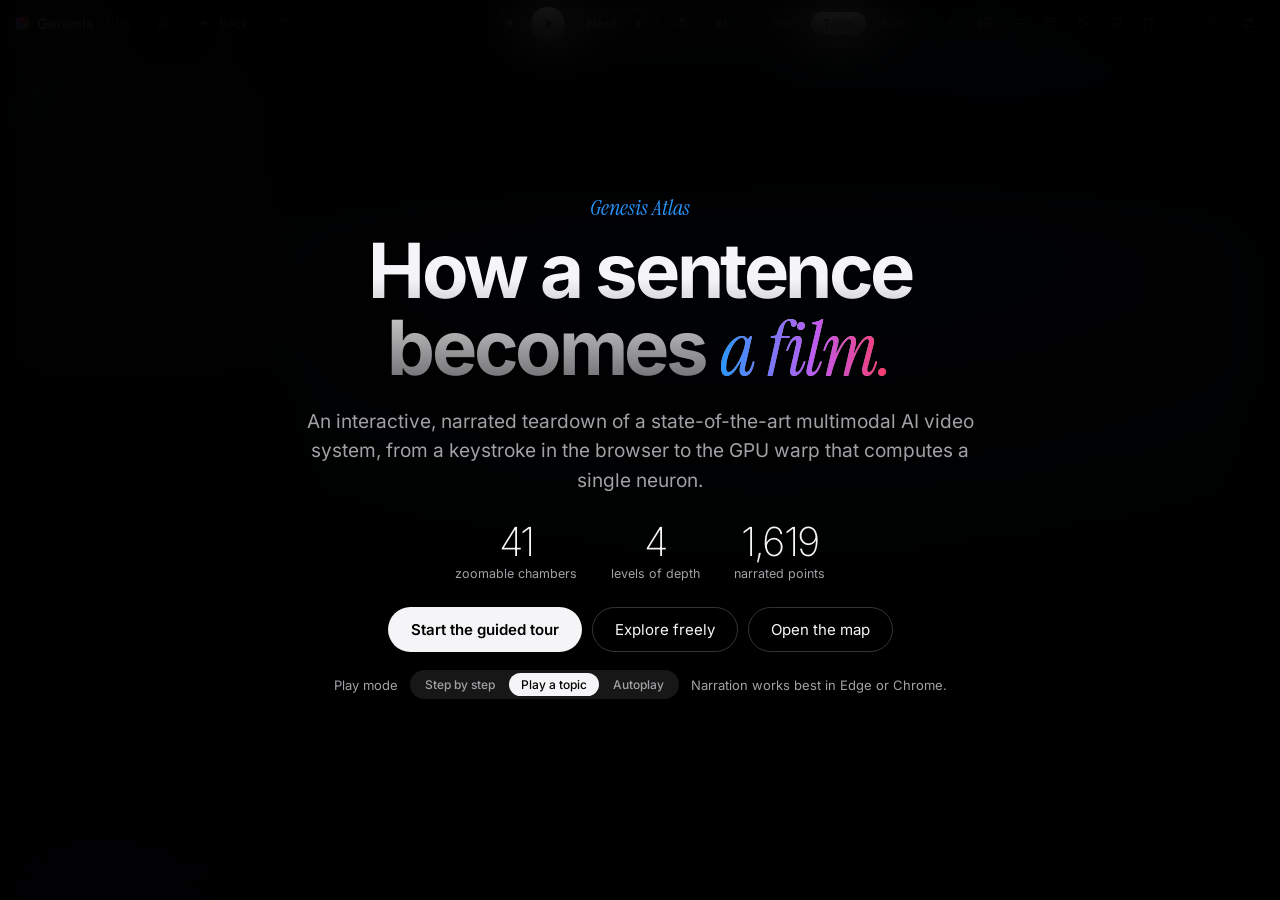
<file: index.html>
<!doctype html>
<html lang="en" data-theme="dark">
<head>
<meta charset="utf-8">
<meta name="viewport" content="width=device-width, initial-scale=1">
<title>Genesis Atlas</title>
<meta name="description" content="An interactive, narrated, zoomable deep dive into the full architecture of a multimodal AI agent system that creates videos.">
<meta name="theme-color" content="#000000">
<script>try { var t = JSON.parse(localStorage.getItem('atlas.settings.v2') || '{}').theme; if (t) document.documentElement.setAttribute('data-theme', t); } catch (e) {}</script>
<link rel="preload" href="fonts/inter-latin.woff2" as="font" type="font/woff2" crossorigin>
<link rel="stylesheet" href="css/fonts.css">
<link rel="stylesheet" href="css/atlas.css">
</head>
<body>
<div id="app">
  <header id="topbar">
    <div class="brand" id="brand" role="button" tabindex="0" title="Home: back to the start page" aria-label="Genesis Atlas: back to the start page"><span class="logo"></span>Genesis <em>Atlas</em></div>
    <button class="tbtn" id="btn-home" title="Home: back to the start page (H)"><svg viewBox="0 0 24 24"><path d="M4 11l8-7 8 7M6 10v10h4v-6h4v6h4V10"/></svg></button>
    <button class="tbtn back" id="btn-up" title="Back to the level above (Esc)"><svg viewBox="0 0 24 24"><path d="M10 6l-6 6 6 6M4 12h11a5 5 0 0 1 5 5v1"/></svg><span class="lbl" id="up-label">Back</span></button>
    <button class="tbtn" id="btn-restart" title="Start over: forget your place here and begin this topic again"><svg viewBox="0 0 24 24"><path d="M4 12a8 8 0 1 0 2.6-5.9M4 4v4h4"/></svg><span class="lbl">Start over</span></button>
    <nav id="crumbs" aria-label="Where you are"></nav>

    <div id="playbar" role="group" aria-label="Playback">
      <button class="cbtn" id="btn-prev" title="Previous point (&larr;)"><svg viewBox="0 0 24 24"><path d="M17 5v14L7 12zM5 5h2v14H5z"/></svg></button>
      <button class="cbtn" id="btn-voice-play" title="Pause narration (Space)"><svg viewBox="0 0 24 24"><path d="M7 5h4v14H7zM13 5h4v14h-4z"/></svg></button>
      <button id="btn-next" title="Next point (&rarr;)"><span id="next-label">Next</span><span class="k" id="next-count"></span><svg width="11" height="11" viewBox="0 0 24 24" fill="currentColor"><path d="M8 4l12 8-12 8z"/></svg></button>
      <button class="cbtn" id="btn-replay" title="Replay this point (R)"><svg viewBox="0 0 24 24"><path d="M12 5V2L7 6l5 4V7a5 5 0 1 1-5 5H5a7 7 0 1 0 7-7z"/></svg></button>
      <button class="cbtn" id="btn-mute" title="Mute narration and read instead (V)"></button>
      <div id="pips" role="group" aria-label="Points in this step"></div>
      <div class="seg" id="mode-seg" role="group" aria-label="Play mode" title="Step: one point at a time. Topic: press Play once and the topic plays through. Auto: plays everything, opens topics by itself (S)">
        <button id="mode-step" data-v="step">Step</button><button id="mode-topic" data-v="topic">Topic</button><button id="mode-auto" data-v="auto">Auto</button>
      </div>
    </div>

    <div class="top-actions">
      <div class="menuwrap">
        <button class="tbtn" id="btn-zoom" title="Zoom into a component (Z)"><svg viewBox="0 0 24 24"><circle cx="11" cy="11" r="6.5"/><path d="M16 16l5 5M11 8v6M8 11h6"/></svg><span class="lbl">Zoom</span><span class="badge" id="zoom-count"></span></button>
        <div id="zoom-menu" class="menu hidden"></div>
      </div>
      <button class="tbtn" id="btn-cc" title="Narration text box (C)"><svg viewBox="0 0 24 24"><rect x="3" y="5" width="18" height="14" rx="3"/><path d="M8 11.5a2 2 0 1 0 0 1.5M15.5 11.5a2 2 0 1 0 0 1.5"/></svg></button>
      <button class="tbtn" id="btn-progress" title="Learning progress (L)"><svg viewBox="0 0 24 24"><path d="M9 6h11M9 12h11M9 18h11M4 6l1 1 2-2M4 12l1 1 2-2M4 18l1 1 2-2"/></svg><span class="lbl">Progress</span></button>
      <button class="tbtn" id="btn-map" title="System map (M)"><svg viewBox="0 0 24 24"><rect x="3" y="3" width="7" height="7" rx="1.5"/><rect x="14" y="3" width="7" height="7" rx="1.5"/><rect x="3" y="14" width="7" height="7" rx="1.5"/><rect x="14" y="14" width="7" height="7" rx="1.5"/></svg><span class="lbl">Map</span></button>
      <button class="tbtn" id="btn-tour" title="Guided tour"><svg viewBox="0 0 24 24"><path d="M6 4l14 8-14 8z"/></svg><span class="lbl">Tour</span></button>
      <button class="tbtn" id="btn-refs" title="References (opens in a new tab)"><svg viewBox="0 0 24 24"><path d="M5 4h11a3 3 0 0 1 3 3v13H8a3 3 0 0 1-3-3zM5 17a3 3 0 0 1 3-3h11"/></svg><span class="lbl">References</span></button>
      <button class="tbtn" id="btn-deep" title="Deep dive panel (D)"><svg viewBox="0 0 24 24"><rect x="3" y="4" width="18" height="16" rx="3"/><path d="M15 4v16"/></svg><span class="lbl">Deep dive</span></button>
      <button class="tbtn" id="btn-rails" title="Focus mode: hide all side panels (F)"><svg viewBox="0 0 24 24"><path d="M4 9V4h5M20 9V4h-5M4 15v5h5M20 15v5h-5"/></svg></button>
      <button class="tbtn" id="btn-theme" title="Dark / light (T)"><svg viewBox="0 0 24 24"><circle cx="12" cy="12" r="4.5"/><path d="M12 2v2M12 20v2M4.9 4.9l1.4 1.4M17.7 17.7l1.4 1.4M2 12h2M20 12h2M4.9 19.1l1.4-1.4M17.7 6.3l1.4-1.4"/></svg></button>
      <button class="tbtn" id="btn-settings" title="Playback settings"><svg viewBox="0 0 24 24"><path d="M4 7h10M18 7h2M4 17h2M10 17h10"/><circle cx="16" cy="7" r="2"/><circle cx="8" cy="17" r="2"/></svg></button>
    </div>
    <div id="timeline" role="group" aria-label="Steps in this topic"></div>
  </header>

  <main id="main">
    <aside id="rail-left" class="rail">
      <div id="rail-step"></div>
      <div id="narr">
        <div class="narr-head"><span>Narration</span></div>
        <div id="narr-text" class="narr-scroll" tabindex="0" role="region" aria-label="Narration text"></div>
      </div>
      <div id="cards-host" tabindex="0" role="region" aria-label="Callout cards">
        <div id="cards">
          <div id="card-new"></div>
          <details id="card-hist" class="hist"><summary></summary><div id="hist-list"></div></details>
        </div>
      </div>
    </aside>

    <section id="stage-wrap">
      <div id="stage">
        <div id="stage-fx">
          <svg id="svg" viewBox="0 0 1600 900" preserveAspectRatio="xMidYMid meet" role="group" aria-label="Animated diagram">
            <defs id="defs"></defs>
            <g id="bg"></g>
            <g id="poster"></g>
            <g id="cam"></g>
            <rect id="vignette" x="0" y="0" width="1600" height="900" fill="url(#fx-vignette)" pointer-events="none"/>
          </svg>
          <div id="canvas-host"></div>
        </div>
        <div id="hud">
          <div id="hud-level"></div>
          <div id="hud-kicker"></div>
          <div id="hud-title"></div>
          <div id="hud-step"></div>
        </div>
        <div id="hud-metric"></div>
        <div id="flash"></div>
        <div id="start" class="hidden"><div class="start-sum" id="start-sum"></div><button id="start-btn"><svg viewBox="0 0 24 24"><path d="M8 4l12 8-12 8z"/></svg><span>Play this topic</span></button><div class="start-sub">or press <kbd>Space</kbd> / <kbd>&rarr;</kbd></div></div>
        <div id="toast" role="status" aria-live="polite"></div>
      </div>
    </section>

    <aside id="rail-right" class="rail">
      <div class="rail-head"><b>Deep dive</b><button class="x sm" id="deep-close" title="Close (D)" aria-label="Close the deep dive panel">&#10005;</button><span>for the engineer who wants the math</span></div>
      <div class="rail-scroll" id="deep" tabindex="0" role="region" aria-label="Deep dive text">
        <div id="deep-scene"></div>
        <div id="deep-blocks"></div>
        <div id="sources"></div>
      </div>
    </aside>
  </main>

  <div id="settings" class="hidden" role="dialog" aria-label="Playback settings">
    <h4>Playback</h4>
    <div class="srow stack"><label>Play mode<span class="hint">Step: one point per press. Topic: press Play once, it plays through. Auto: opens and plays every topic itself.</span></label><div class="seg" id="set-mode" role="group" aria-label="Play mode"><button data-v="step">Step</button><button data-v="topic">Topic</button><button data-v="auto">Auto</button></div></div>
    <div class="srow"><label>Speech speed</label><select id="set-rate"><option value="0.5">0.5&times;</option><option value="0.6">0.6&times;</option><option value="0.7">0.7&times;</option><option value="0.8">0.8&times;</option><option value="0.9">0.9&times; (default)</option><option value="1">1.0&times;</option><option value="1.15">1.15&times;</option><option value="1.3">1.3&times;</option></select></div>
    <div class="srow"><label>Pauses<span class="hint">time to read the callouts</span></label><select id="set-pause"><option value="0.5">Short</option><option value="1">Normal</option><option value="1.8">Long</option><option value="3">Very long</option></select></div>
    <div class="srow"><label>Narration</label><select id="set-voice-mode"><option value="browser">Voice on</option><option value="off">Off (captions only)</option></select></div>
    <div class="srow"><label>Voice</label><select id="set-voice"></select></div>
    <div class="srow"><label>Narration text box<span class="hint">left panel, scrolls if long</span></label><select id="set-cc"><option value="on">Shown</option><option value="off">Hidden</option></select></div>
    <h4 class="sub">Appearance</h4>
    <div class="srow"><label>Theme</label><div class="seg" id="set-theme" role="group" aria-label="Theme"><button data-v="dark">Dark</button><button data-v="light">Light</button></div></div>
    <div class="keys"><span><kbd>&rarr;</kbd>next point</span><span><kbd>&larr;</kbd>previous</span><span><kbd>Space</kbd>pause / next</span><span><kbd>Esc</kbd>zoom out</span><span><kbd>Z</kbd>zoom menu</span><span><kbd>S</kbd>auto / step</span><span><kbd>C</kbd>narration box</span><span><kbd>M</kbd>map</span><span><kbd>D</kbd>deep dive</span><span><kbd>F</kbd>focus mode</span><span><kbd>T</kbd>theme</span></div>
  </div>

  <aside id="prog" class="hidden" role="dialog" aria-label="Learning progress">
    <div class="prog-head"><div><div class="dk">Progress</div><h3>Your learning path</h3></div><button class="x sm" id="prog-close" title="Close (Esc)" aria-label="Close progress panel">&#10005;</button></div>
    <div id="prog-sum"></div>
    <div class="prog-legend"><span><i class="pr pr2"></i>played: recorded automatically</span><span><i class="ck on"><svg viewBox="0 0 24 24"><path d="M5 12.5l4.5 4.5L19 7.5"/></svg></i>learned: you tick it</span></div>
    <div class="prog-tools"><button id="prog-expand">Expand all</button><button id="prog-collapse">Collapse all</button><button id="prog-filter">Hide learned</button><button id="prog-map">Open map</button></div>
    <div id="prog-scroll"><div id="prog-tree"></div></div>
    <div class="prog-foot"><button id="prog-reset-p">Reset played</button><button id="prog-reset-l">Reset learned</button></div>
  </aside>

  <div id="pop"></div>

  <div id="map" class="overlay hidden" role="dialog" aria-modal="true" aria-label="System map">
    <div class="sheet">
      <div class="sheet-head">
        <div>
          <div class="dk">System map</div>
          <h2>Every chamber of the machine</h2>
          <div class="sub" id="map-progress"></div>
        </div>
        <div class="sheet-actions">
          <input id="map-filter" placeholder="Filter: attention, KV cache, scheduler…" autocomplete="off" aria-label="Filter chambers">
          <button class="pill" id="map-progress-btn">Progress</button>
          <button class="pill" id="tour-big">Big-picture tour</button>
          <button class="pill" id="tour-deep">Full deep tour</button>
          <button class="x" id="map-close" title="Close (Esc)" aria-label="Close the map">&#10005;</button>
        </div>
      </div>
      <div id="map-grid"></div>
      <div class="map-foot">L0 system &rarr; L1 subsystem &rarr; L2 component &rarr; L3 primitive. Click any chamber to fly there: it opens where you left off. Ring and first number = steps played, green number = steps you marked learned. In the stage, dashed rings with a “+” mark components you can zoom into.</div>
    </div>
  </div>

  <div id="intro" class="overlay" role="dialog" aria-modal="true" aria-label="Genesis Atlas start page">
    <div class="intro-panel">
      <div class="dk">Genesis Atlas</div>
      <h1>How a sentence<br>becomes <em>a film.</em></h1>
      <p>An interactive, narrated teardown of a state-of-the-art multimodal AI video system, from a keystroke in the browser to the GPU warp that computes a single neuron.</p>
      <div class="intro-stats"><div><b id="intro-count">41</b>zoomable chambers</div><div><b>4</b>levels of depth</div><div><b id="intro-beats">300+</b>narrated points</div></div>
      <div class="intro-actions">
        <button id="intro-resume" class="pill primary" style="display:none">Continue where I left off</button>
        <button id="intro-tour" class="pill primary">Start the guided tour</button>
        <button id="intro-go" class="pill">Explore freely</button>
        <button id="intro-map" class="pill">Open the map</button>
      </div>
      <div class="intro-mode"><span>Play mode</span><div class="seg" id="intro-mode-seg"><button data-v="step">Step by step</button><button data-v="topic">Play a topic</button><button data-v="auto">Autoplay</button></div><span>Narration works best in Edge or Chrome.</span></div>
    </div>
  </div>
</div>

<script src="js/core/catalog.js"></script>
<script src="js/core/glossary.js"></script>
<script src="js/core/refs.js"></script>
<script src="js/core/ctx.js"></script>
<script src="js/core/narrator.js"></script>
<script src="js/core/engine.js"></script>
<!-- scenes (one file per chamber; a missing file falls back to a placeholder) -->
<script src="js/scenes/00-overview.js"></script>
<script src="js/scenes/10-client.js"></script>
<script src="js/scenes/11-gateway.js"></script>
<script src="js/scenes/20-orchestration.js"></script>
<script src="js/scenes/21-agent-loop.js"></script>
<script src="js/scenes/22-tool-calling.js"></script>
<script src="js/scenes/23-multi-agent.js"></script>
<script src="js/scenes/24-durable.js"></script>
<script src="js/scenes/30-multimodal.js"></script>
<script src="js/scenes/31-vision.js"></script>
<script src="js/scenes/32-audio-enc.js"></script>
<script src="js/scenes/33-contrastive.js"></script>
<script src="js/scenes/40-llm.js"></script>
<script src="js/scenes/41-tokens.js"></script>
<script src="js/scenes/42-transformer.js"></script>
<script src="js/scenes/43-attention.js"></script>
<script src="js/scenes/44-training.js"></script>
<script src="js/scenes/45-decoding.js"></script>
<script src="js/scenes/46-neuron.js"></script>
<script src="js/scenes/47-moe.js"></script>
<script src="js/scenes/48-flash.js"></script>
<script src="js/scenes/50-videogen.js"></script>
<script src="js/scenes/51-diffusion.js"></script>
<script src="js/scenes/52-vae.js"></script>
<script src="js/scenes/53-dit.js"></script>
<script src="js/scenes/54-control.js"></script>
<script src="js/scenes/60-postprod.js"></script>
<script src="js/scenes/61-audio-gen.js"></script>
<script src="js/scenes/62-delivery.js"></script>
<script src="js/scenes/70-infra.js"></script>
<script src="js/scenes/71-scheduler.js"></script>
<script src="js/scenes/72-lb.js"></script>
<script src="js/scenes/73-llm-serving.js"></script>
<script src="js/scenes/74-video-serving.js"></script>
<script src="js/scenes/75-gpu.js"></script>
<script src="js/scenes/76-parallelism.js"></script>
<script src="js/scenes/80-data.js"></script>
<script src="js/scenes/81-rag.js"></script>
<script src="js/scenes/90-trust.js"></script>
<script src="js/scenes/91-safety.js"></script>
<script src="js/scenes/92-eval-obs.js"></script>
<script>if (/[?&]smoke/.test(location.search)) document.write('<script src="tools/smoke.js"><\/script>');</script>
</body>
</html>
</file>
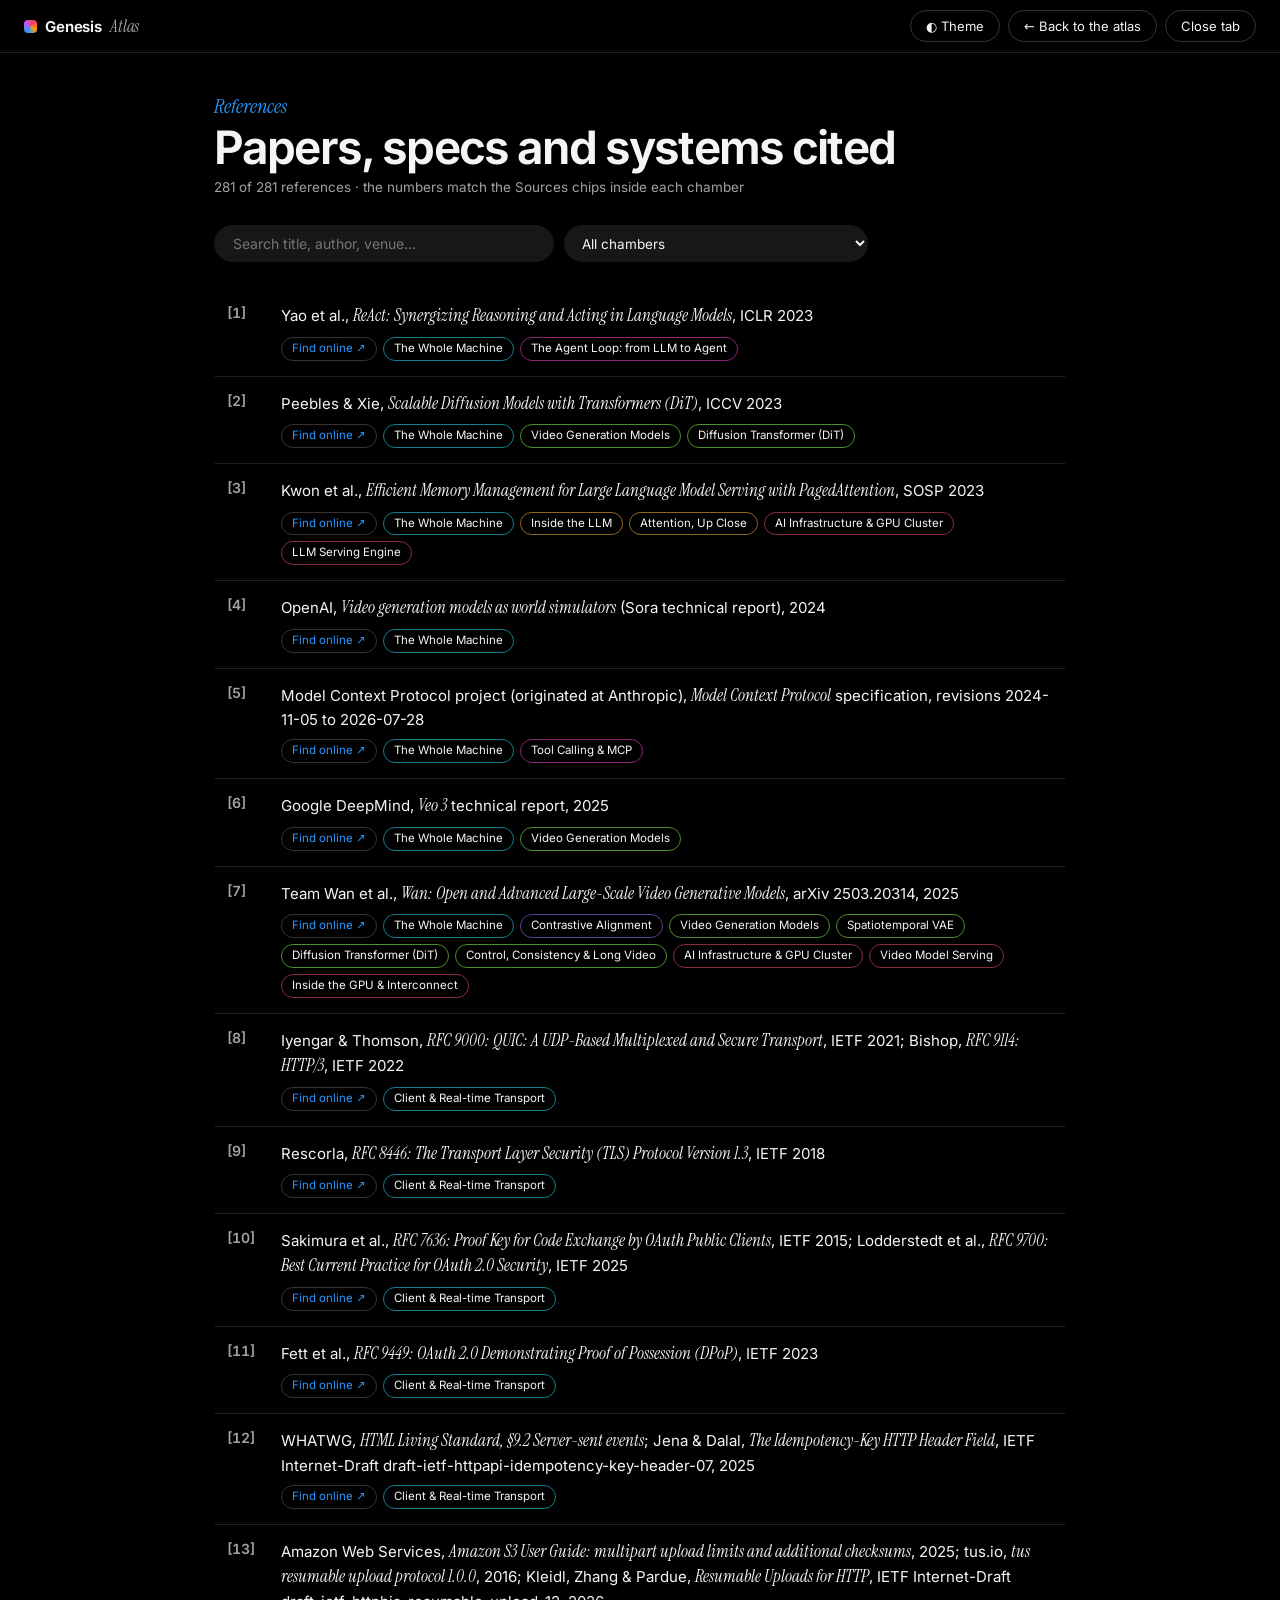
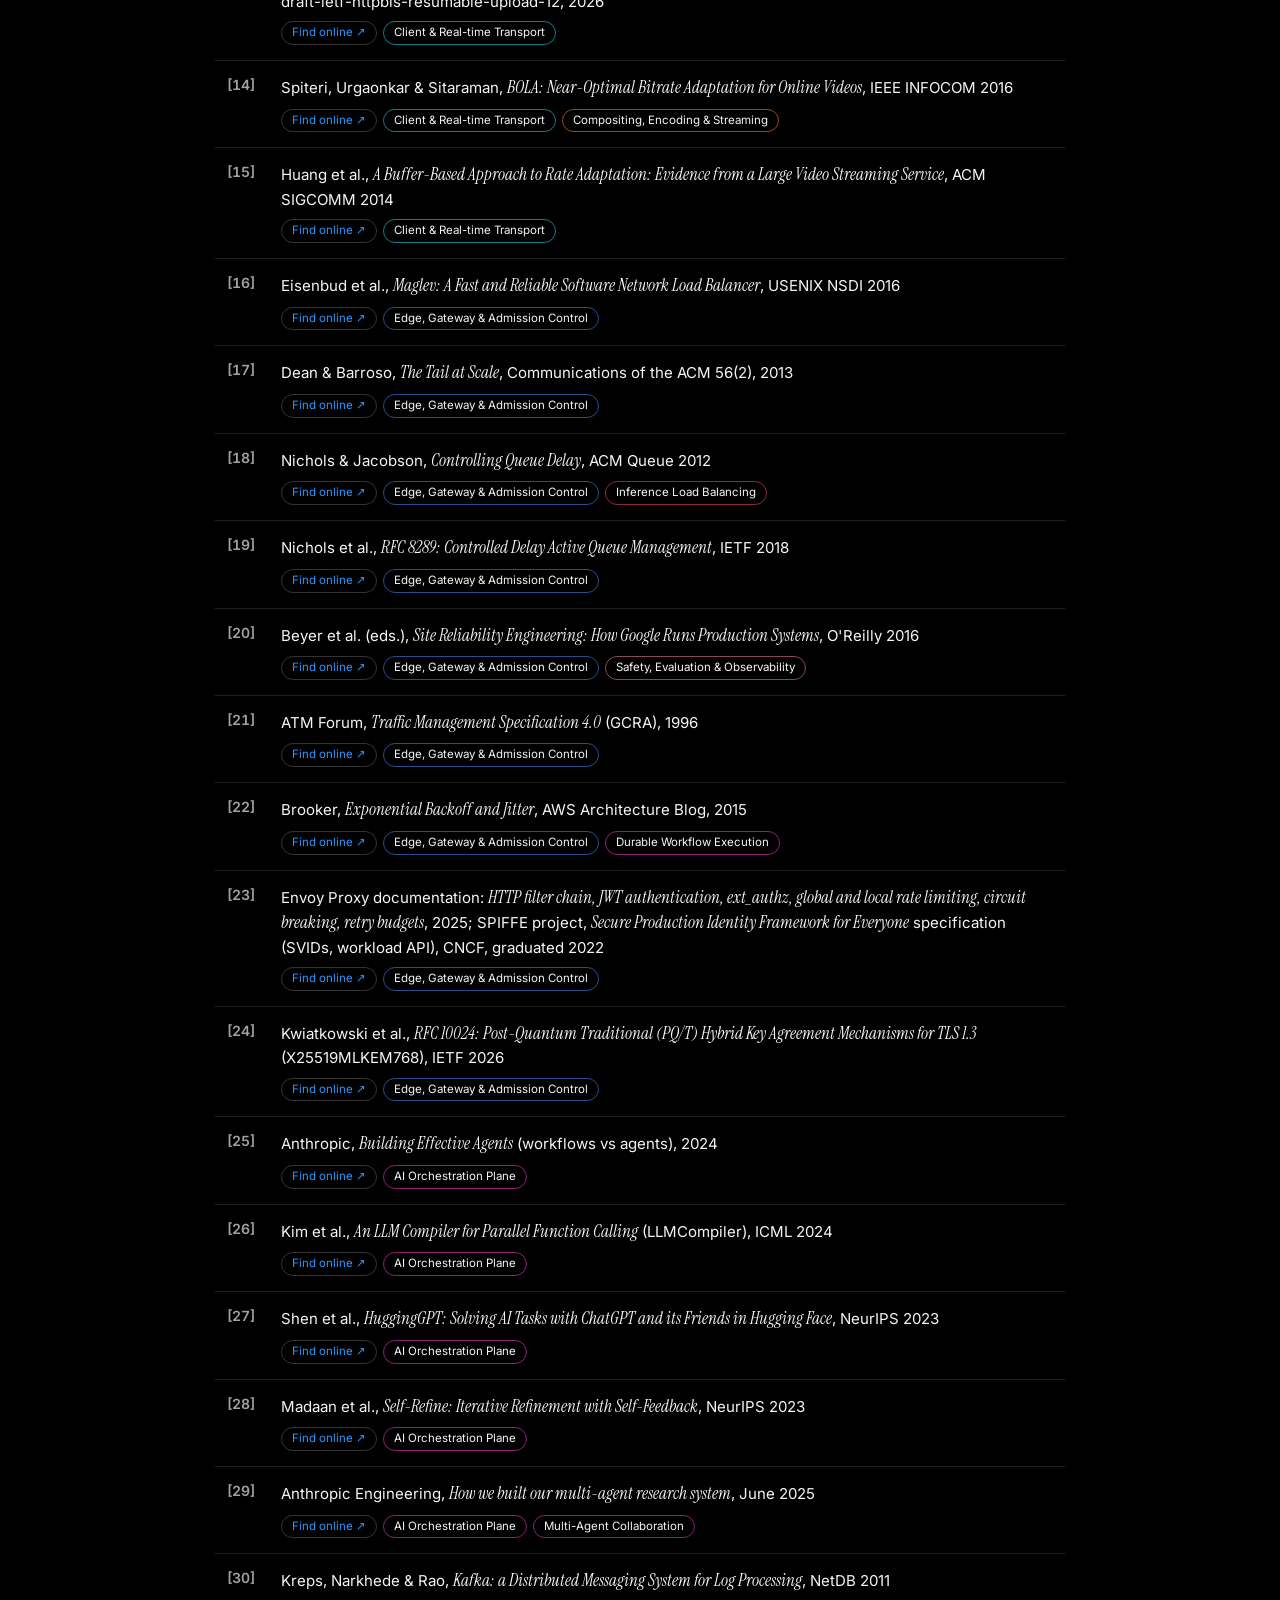
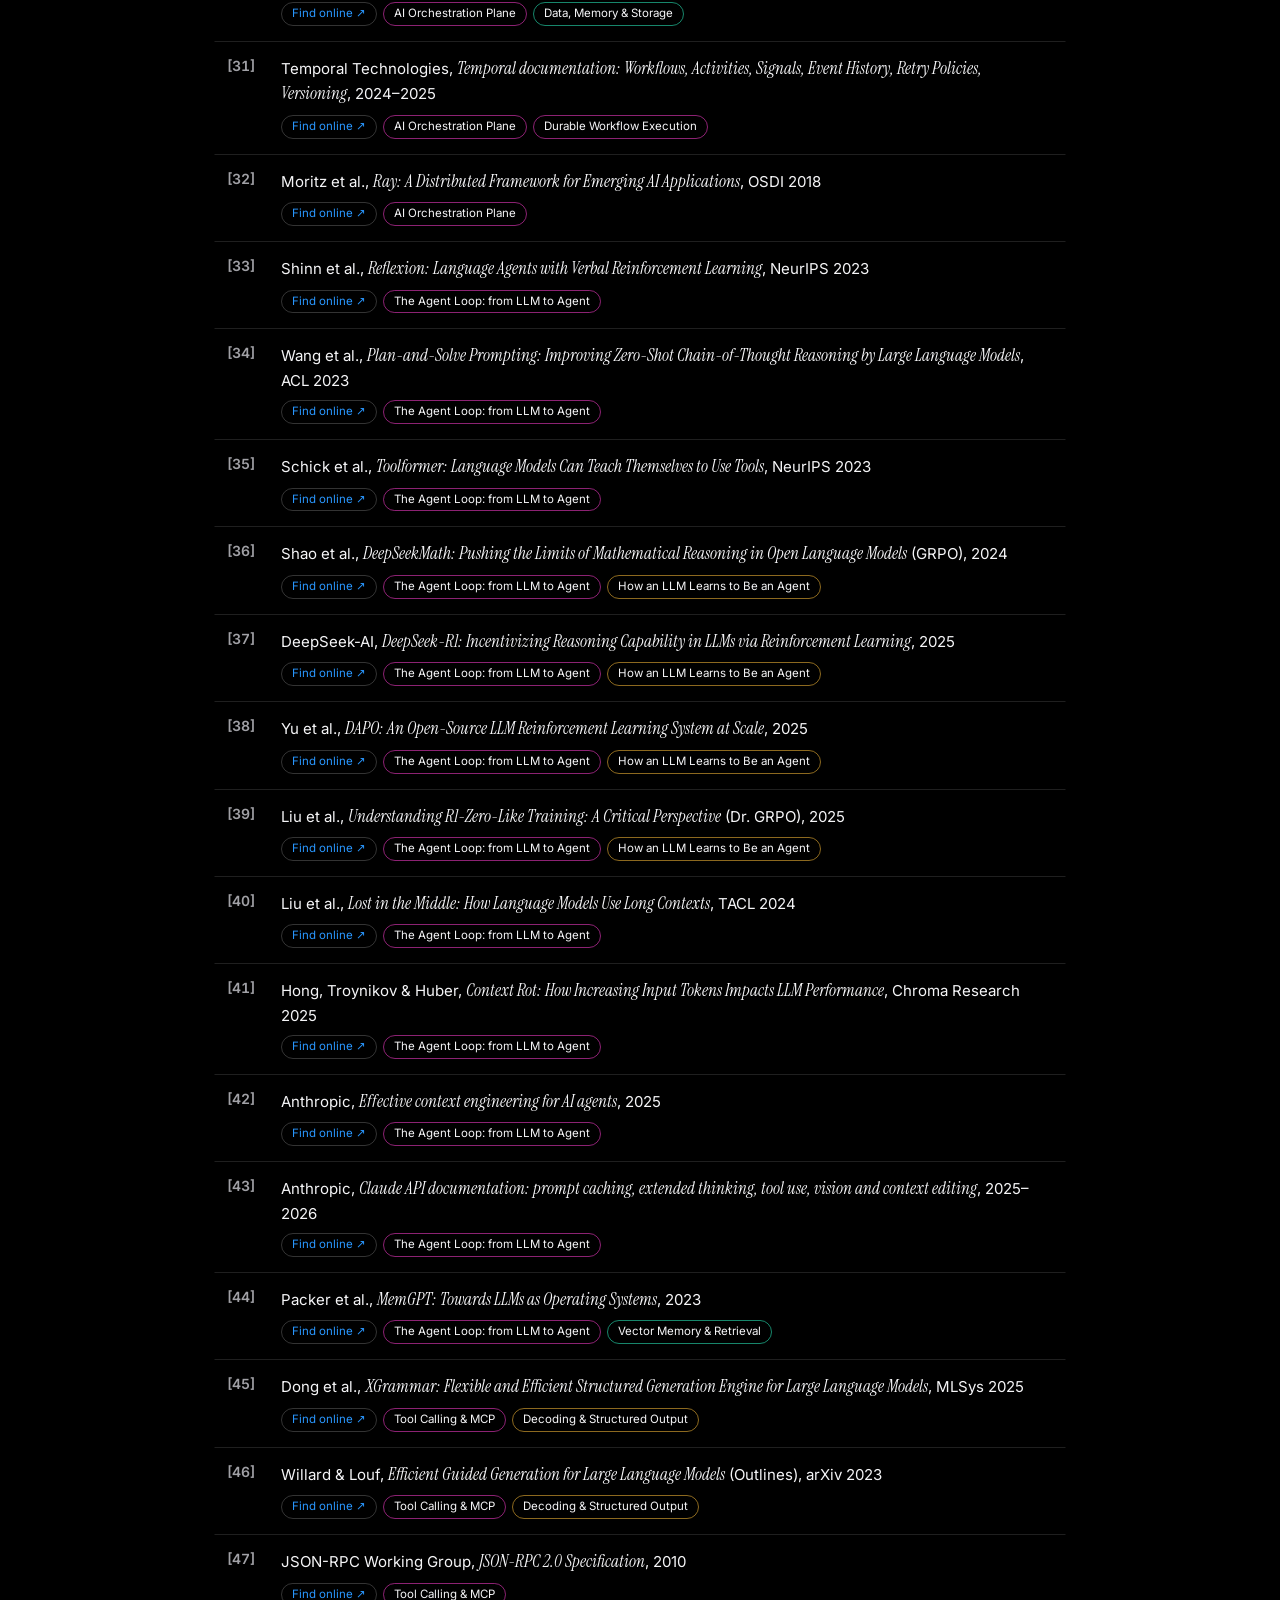
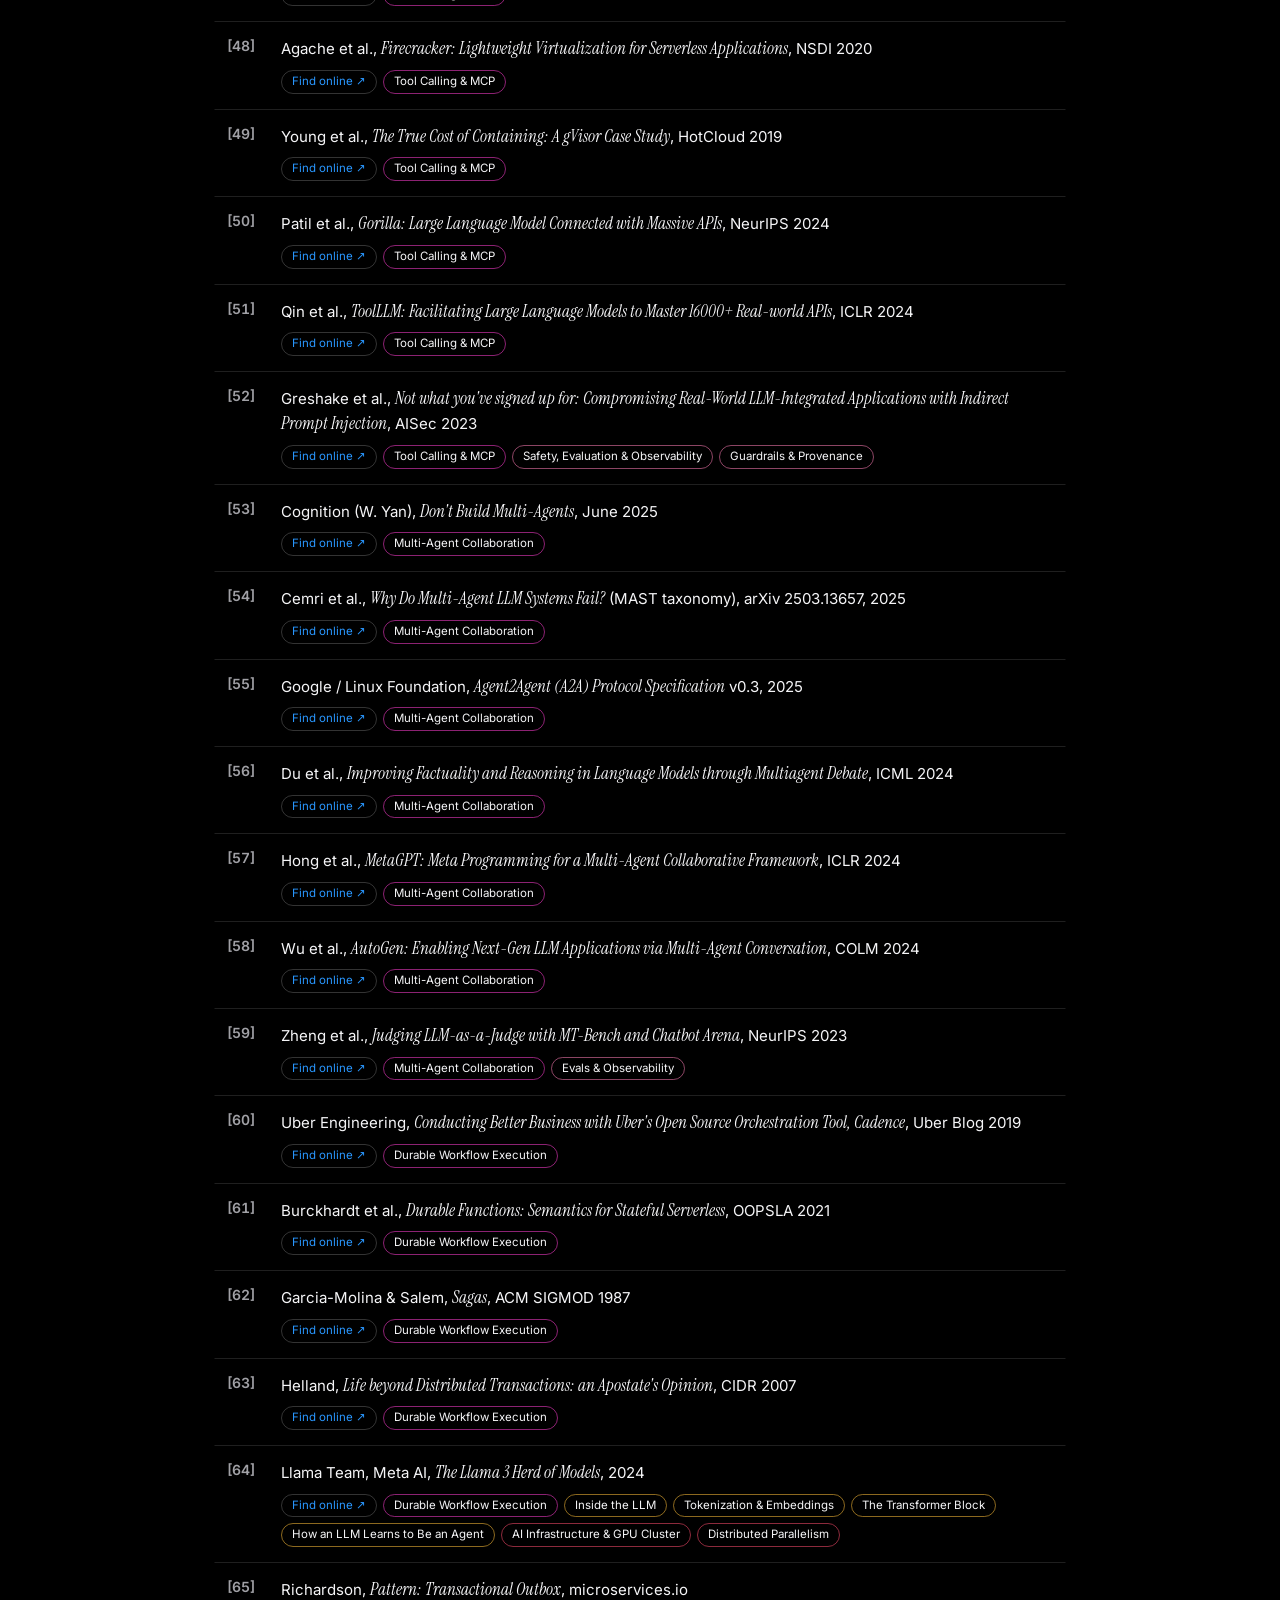
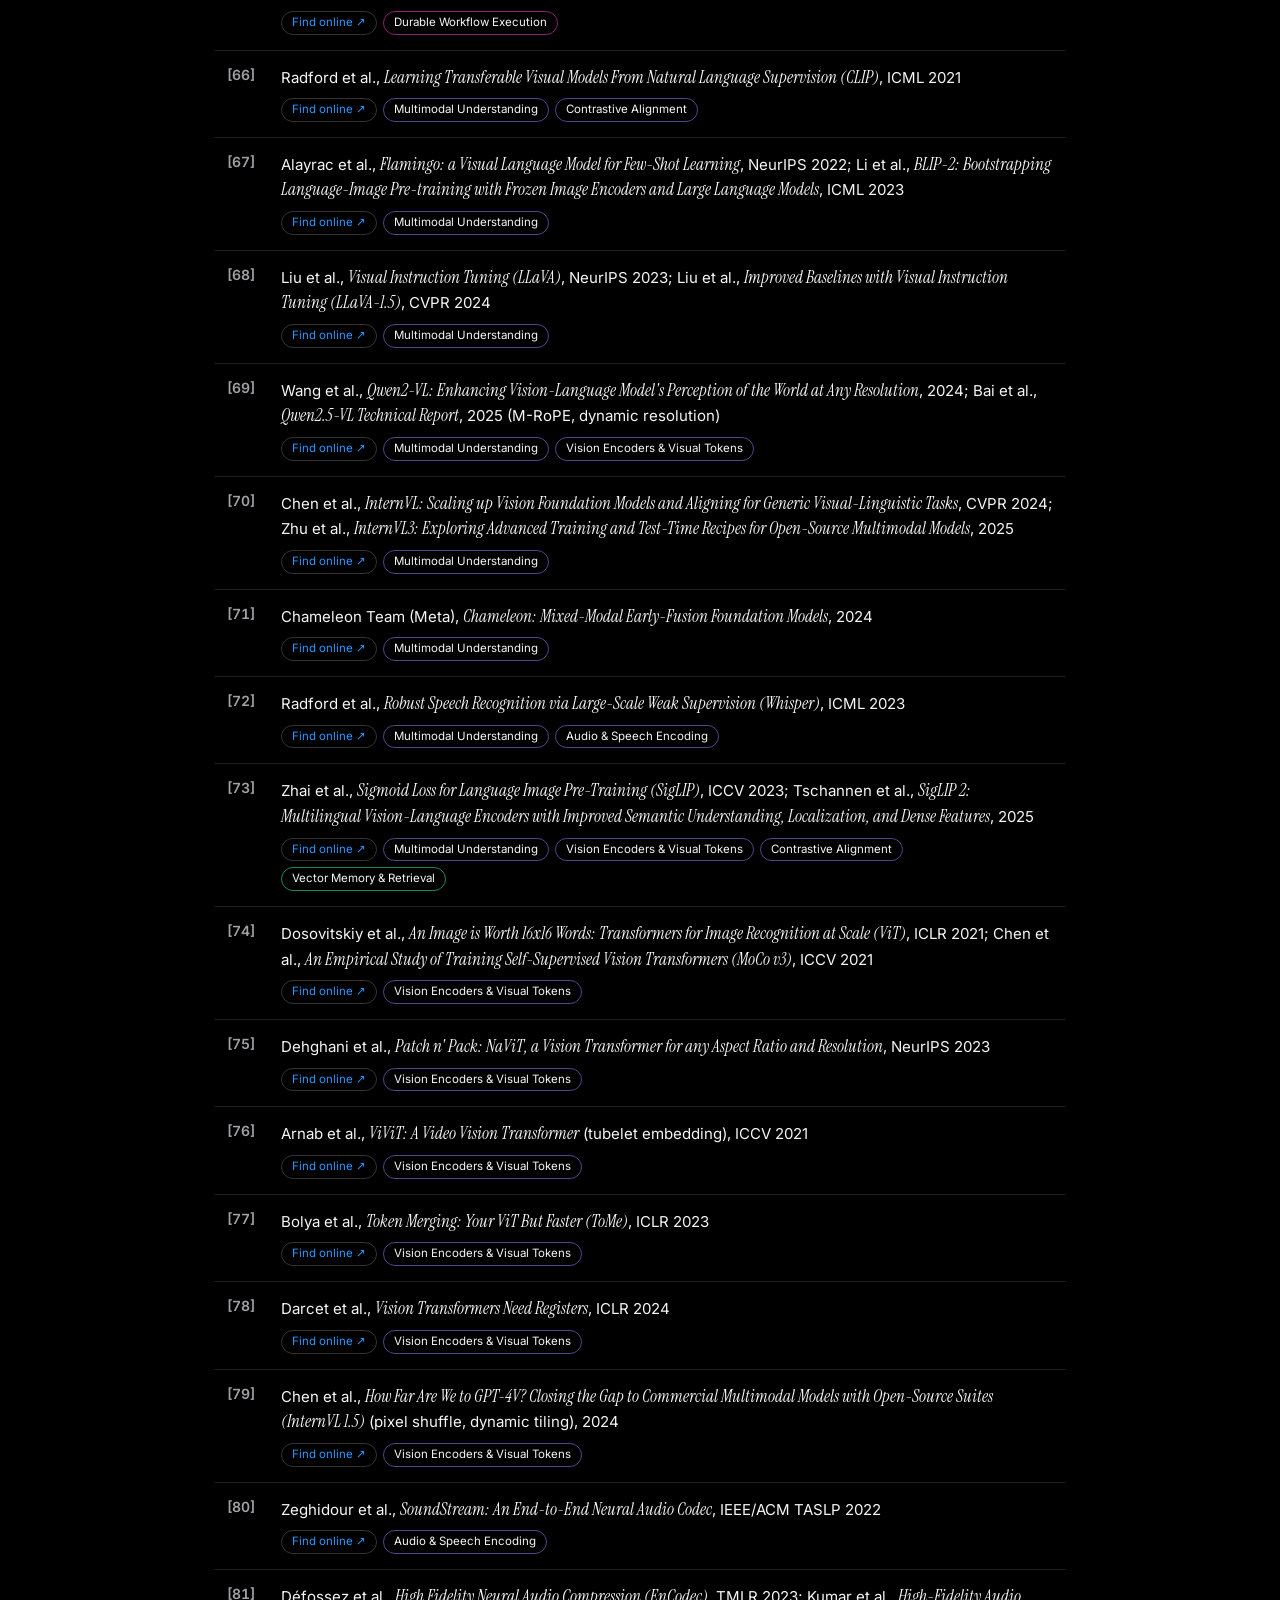
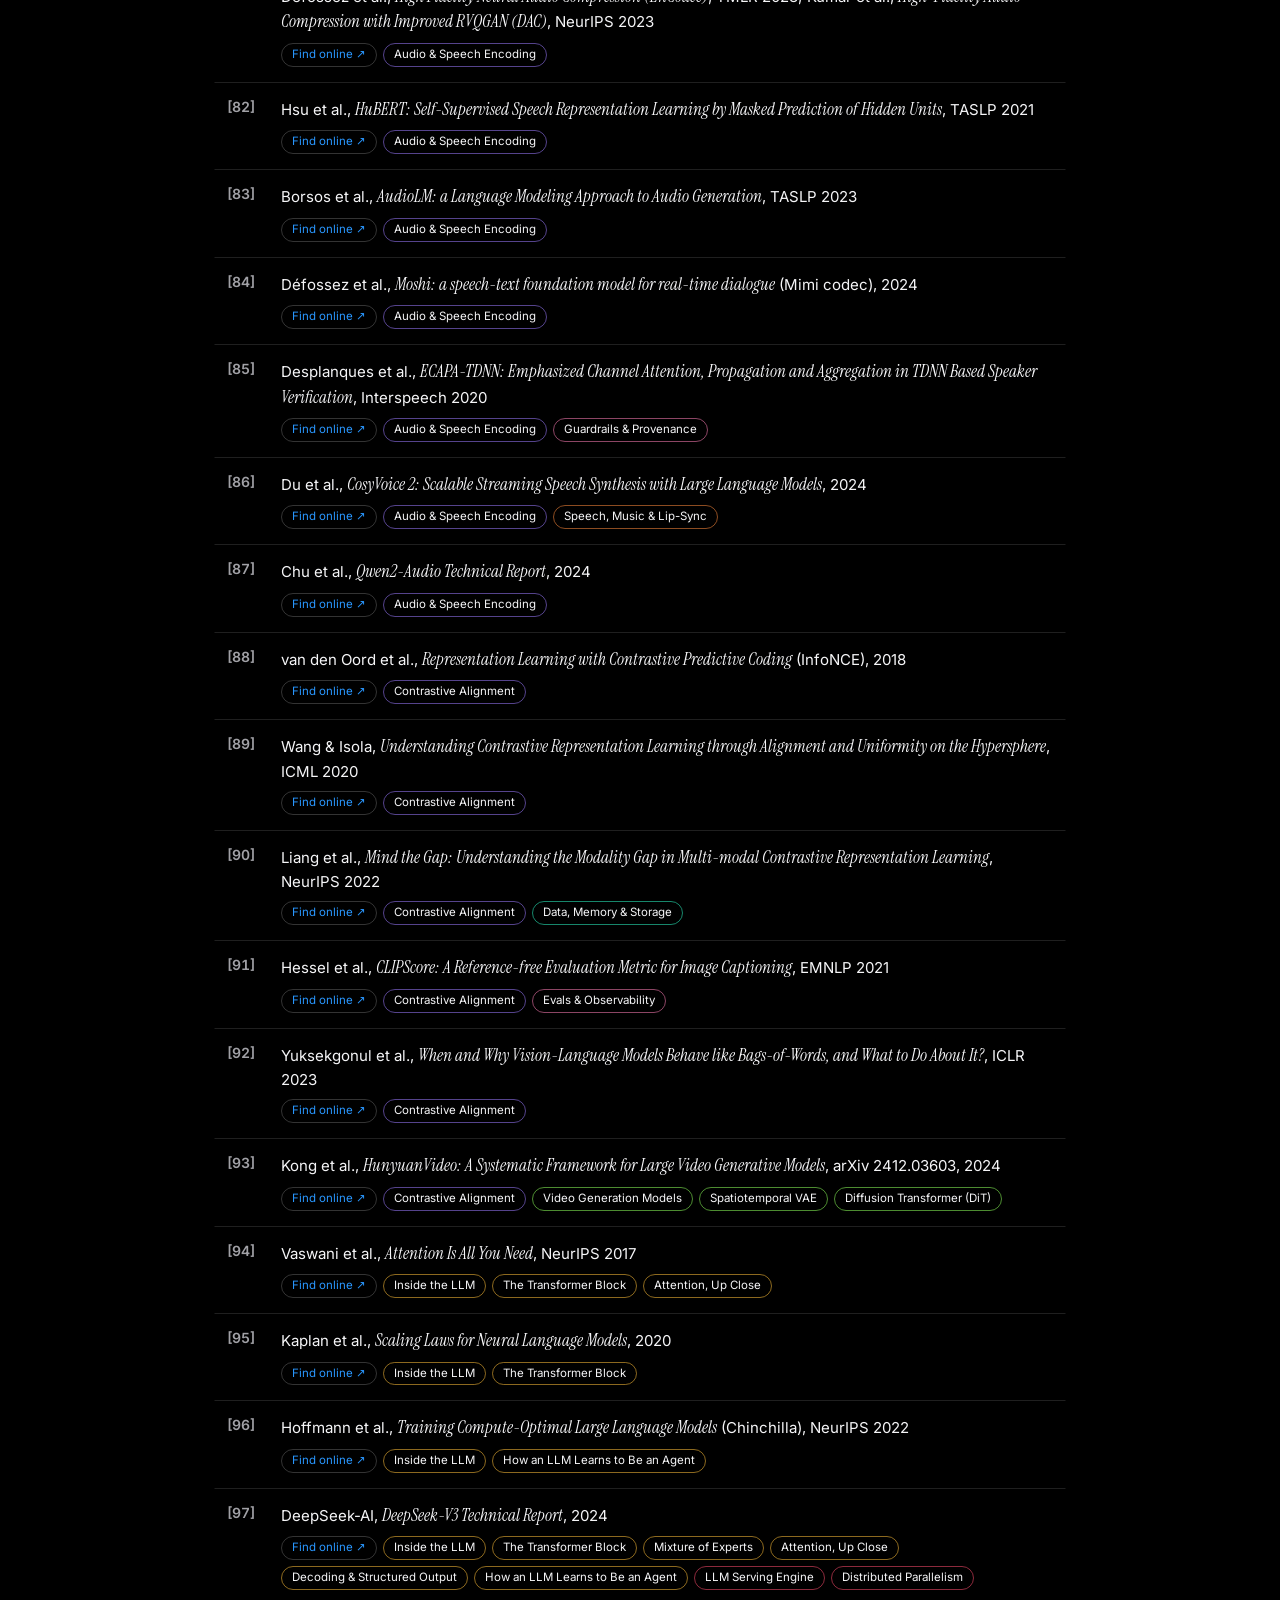
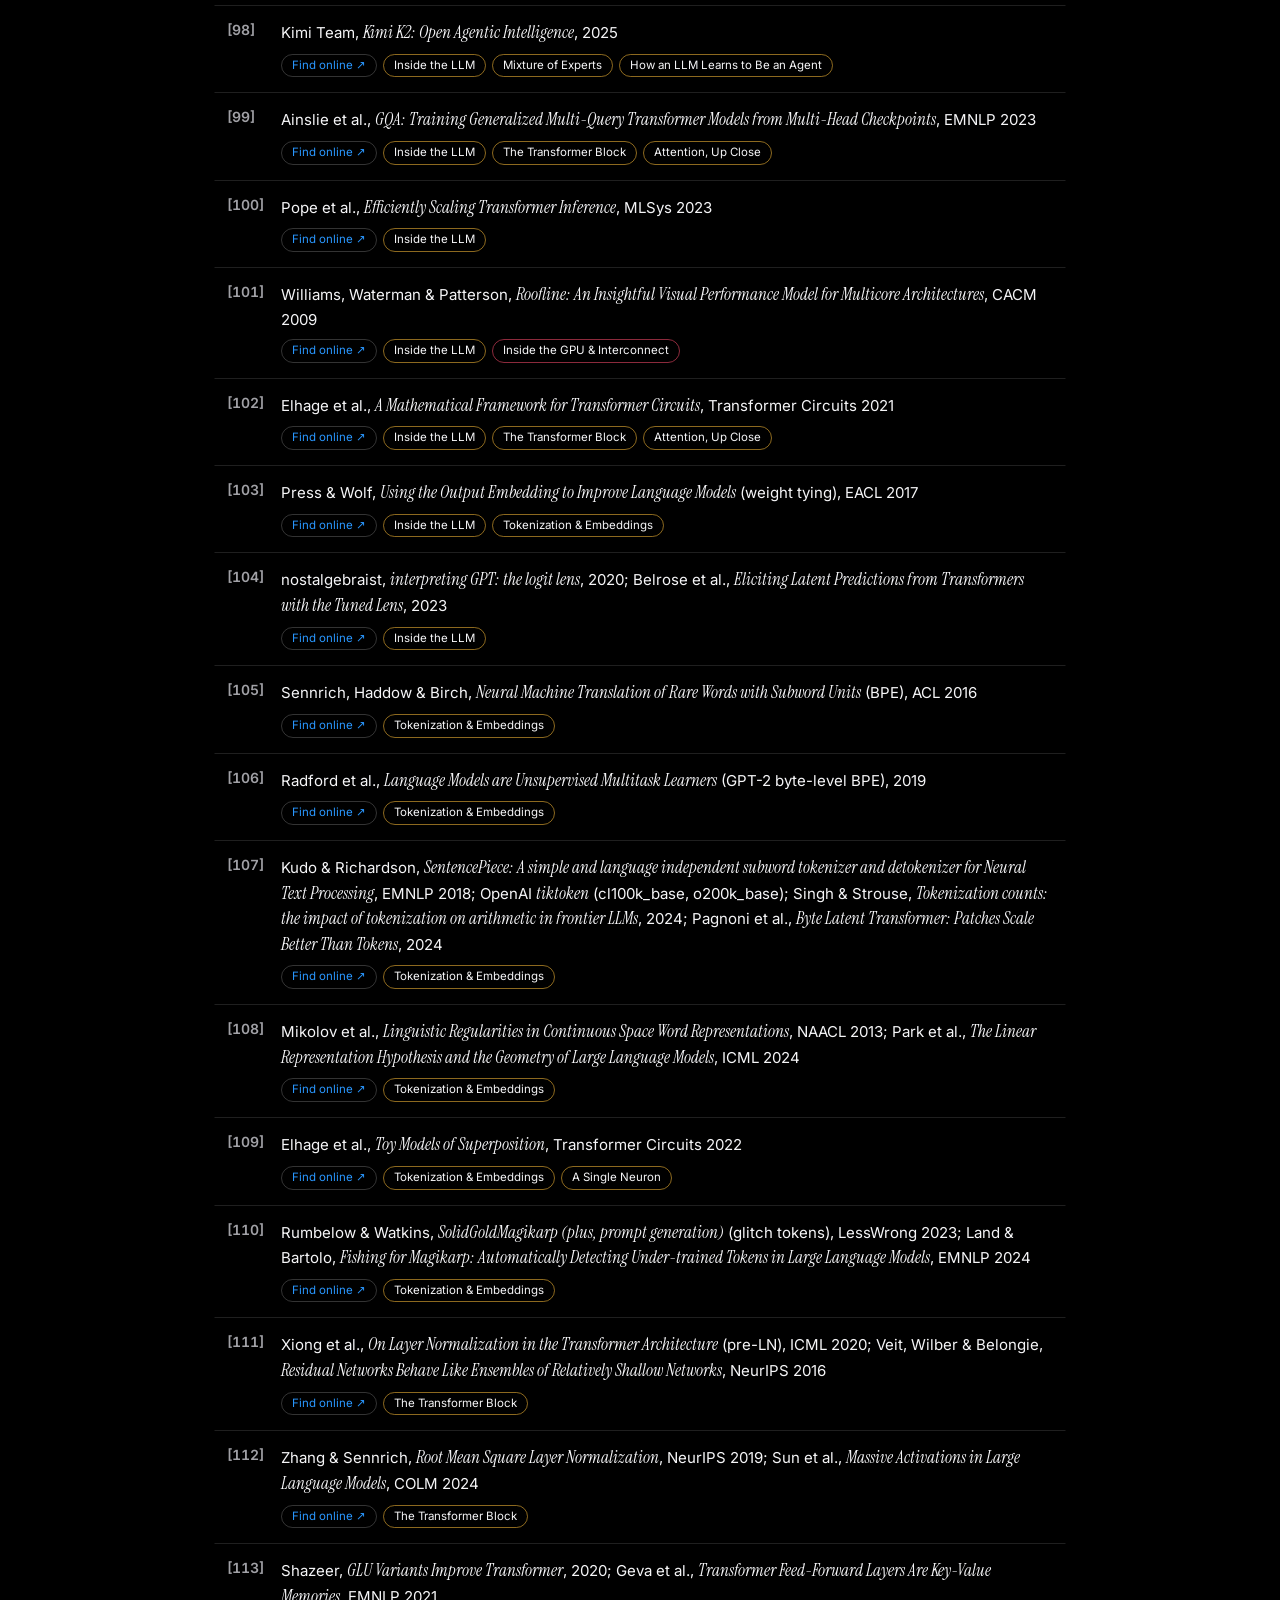
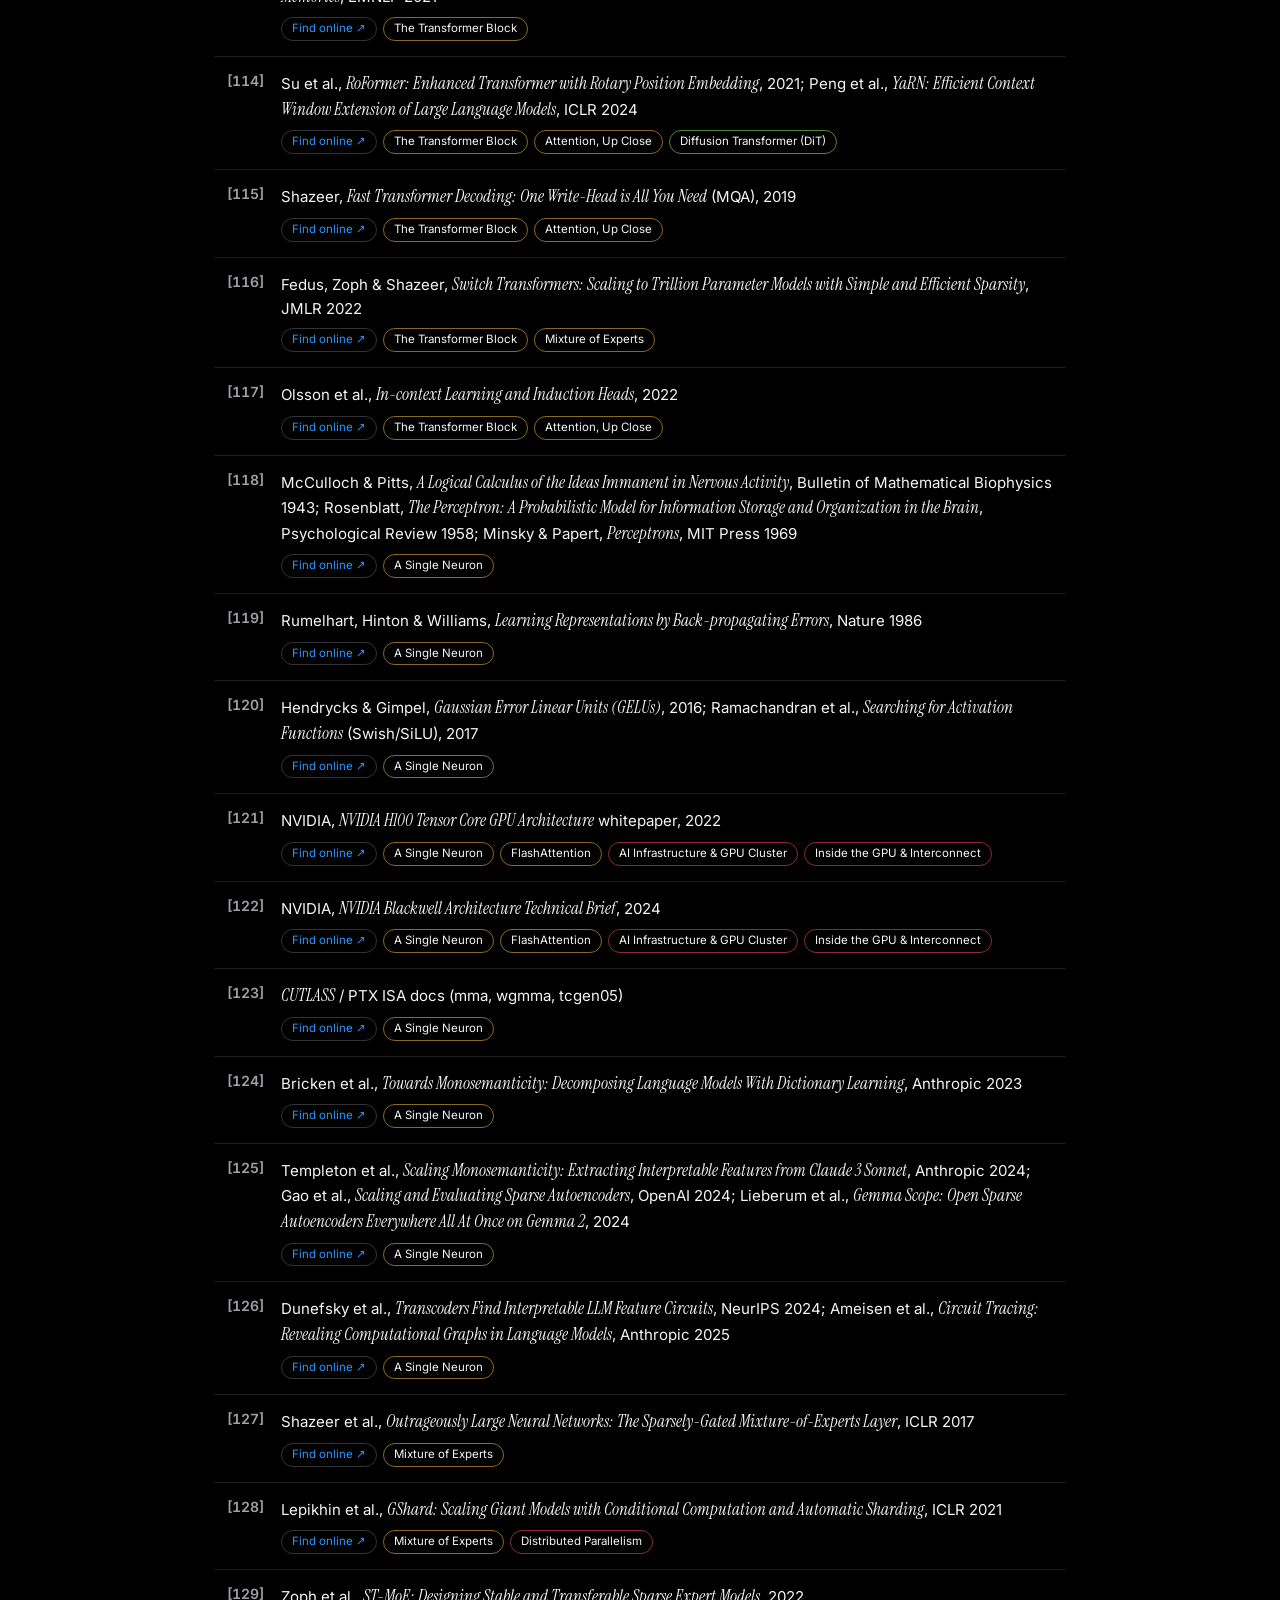
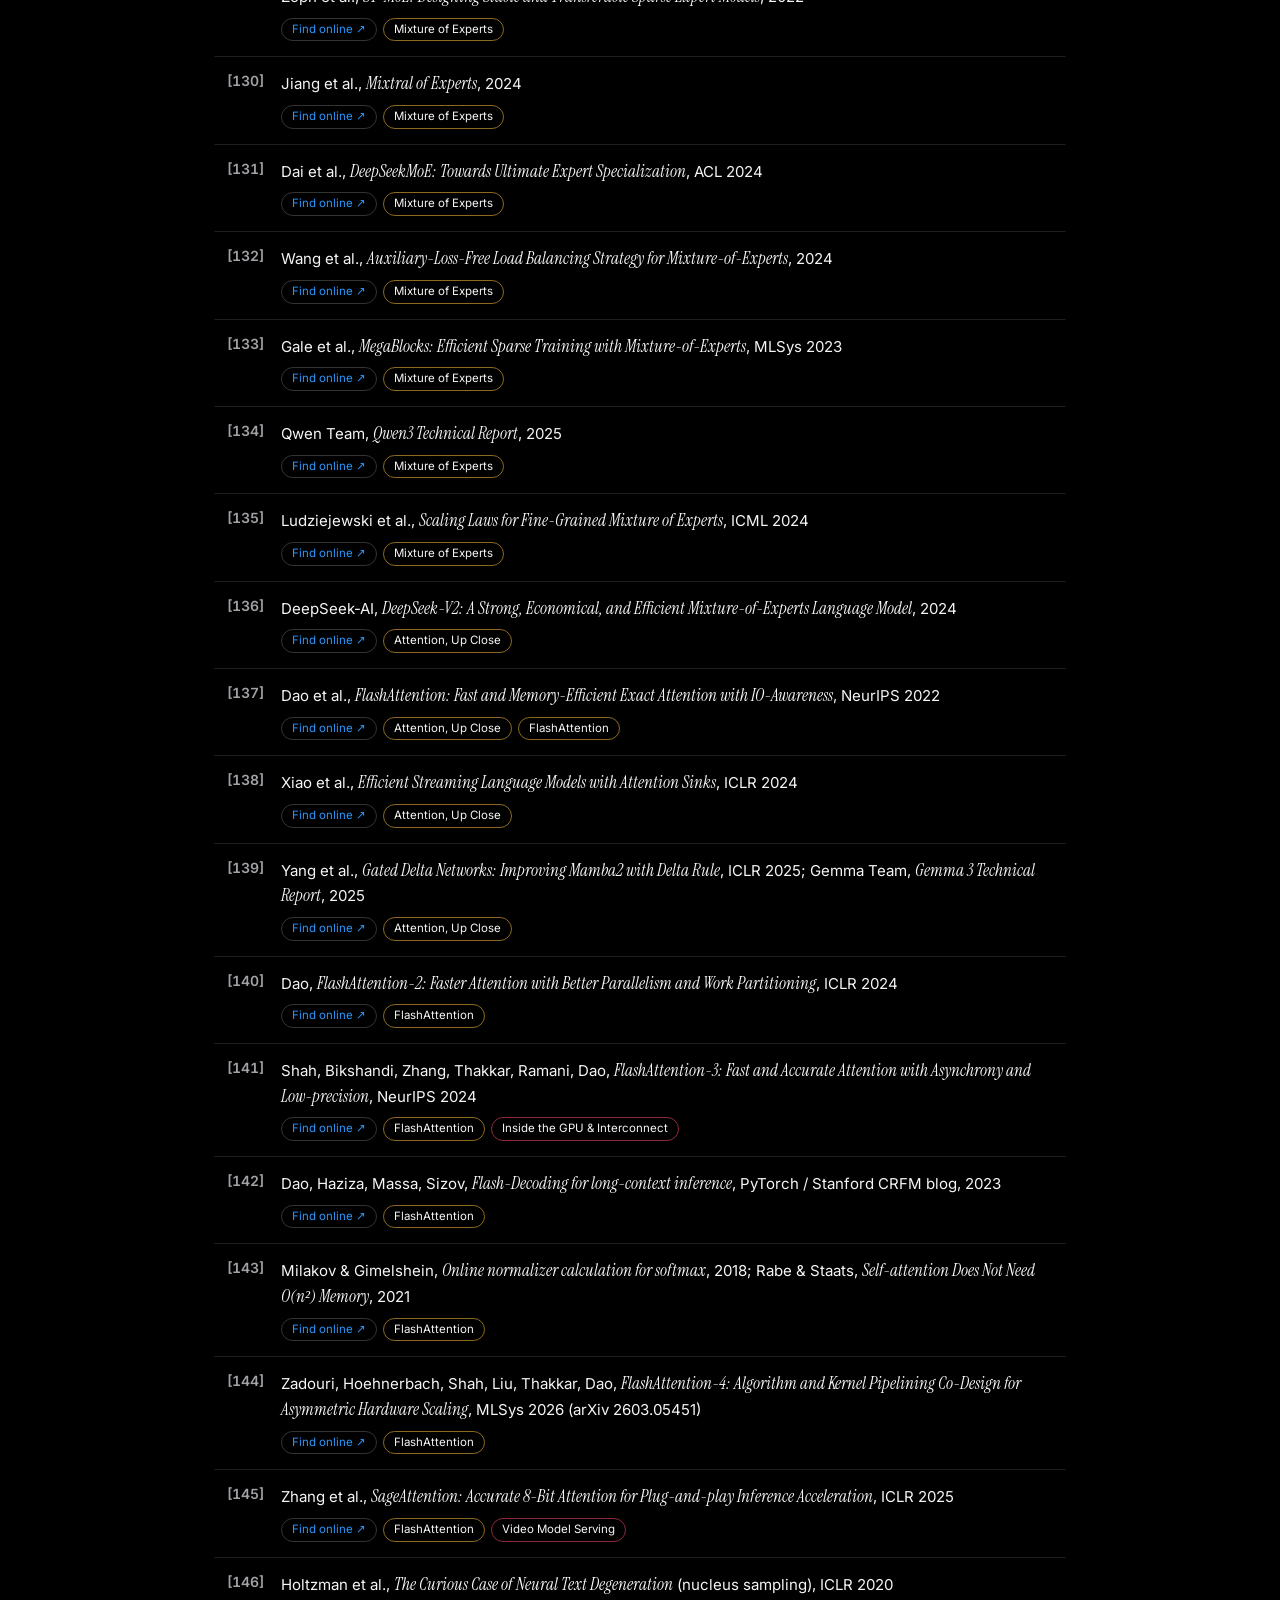
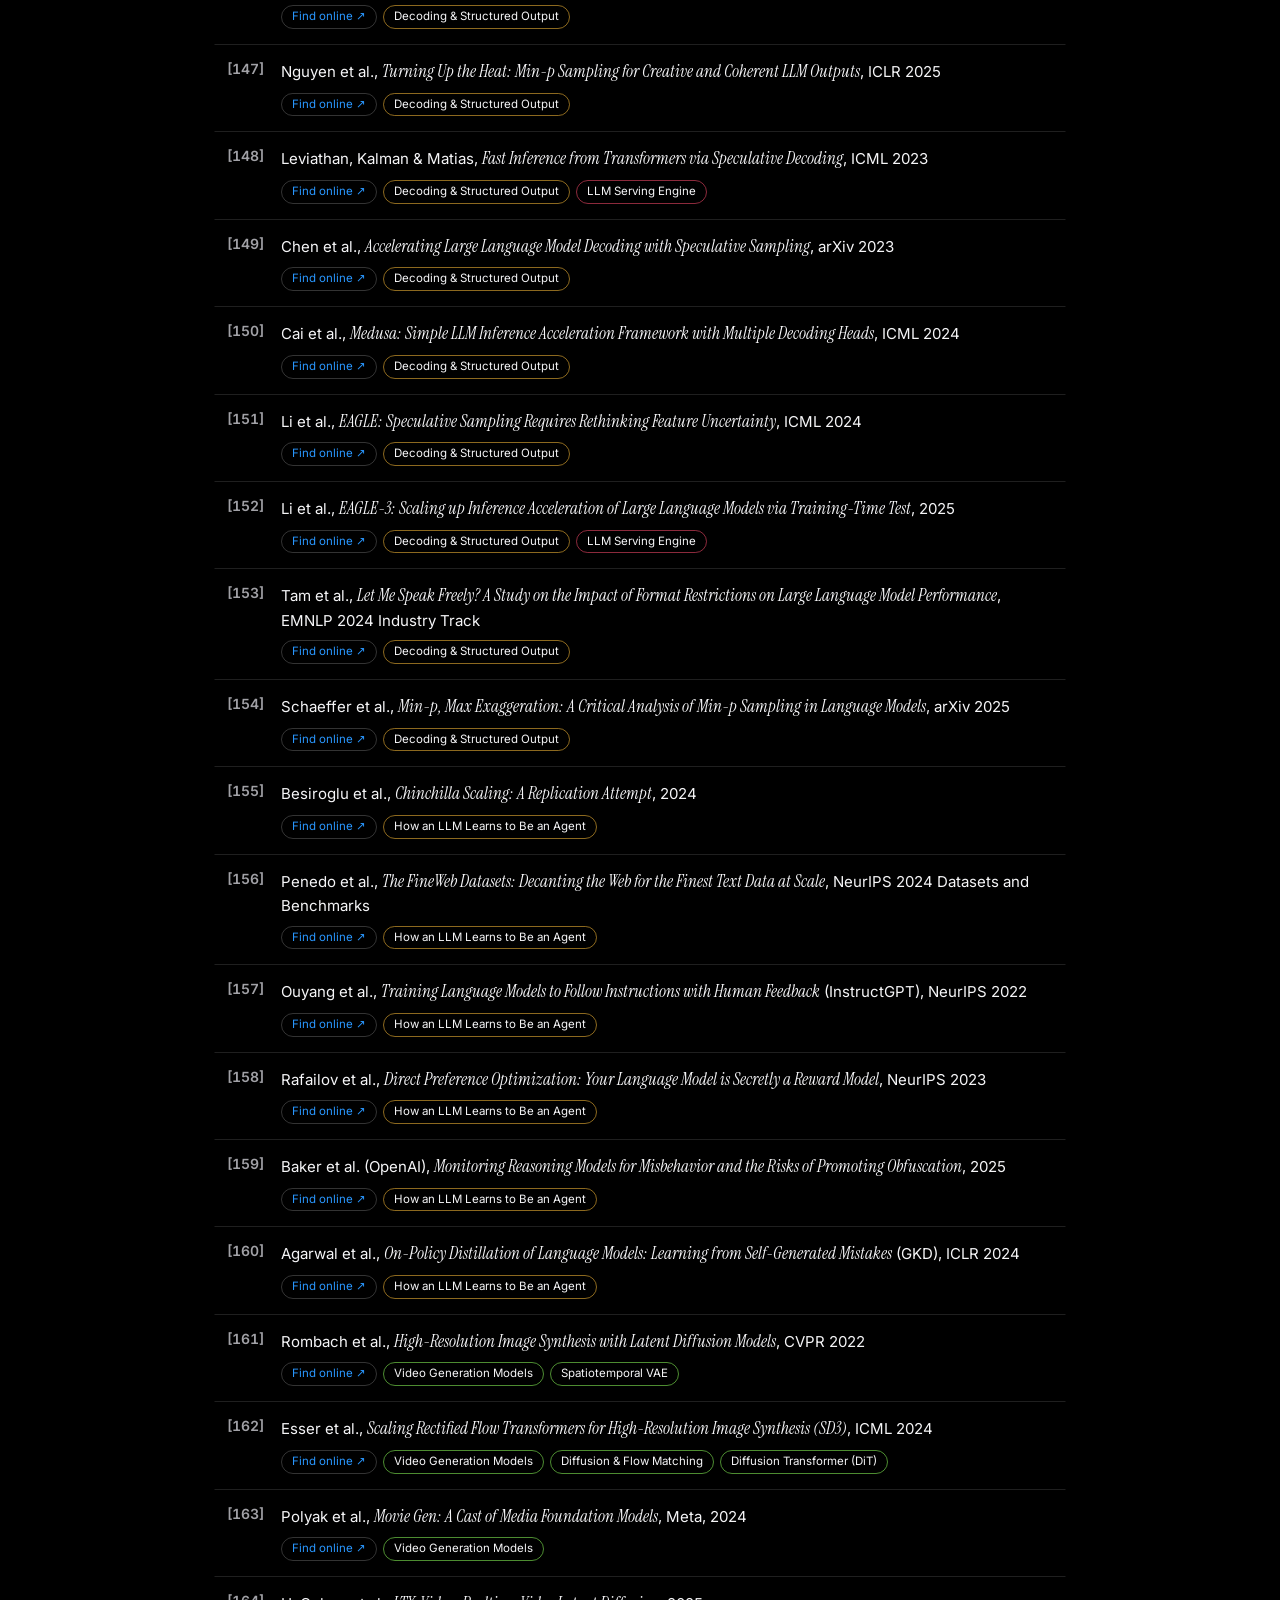
<file: references.html>
<!doctype html>
<html lang="en" data-theme="dark">
<head>
<meta charset="utf-8">
<meta name="viewport" content="width=device-width, initial-scale=1">
<title>References · Genesis Atlas</title>
<meta name="theme-color" content="#000000">
<script>try { var t = JSON.parse(localStorage.getItem('atlas.settings.v2') || '{}').theme; var qt = /[?&]theme=(dark|light)/.exec(location.search); if (qt) t = qt[1]; if (t) document.documentElement.setAttribute('data-theme', t); } catch (e) {}</script>
<link rel="stylesheet" href="css/fonts.css">
<link rel="stylesheet" href="css/refs.css">
</head>
<body>
<header class="bar">
  <a class="brand" href="index.html"><span class="logo"></span>Genesis <em>Atlas</em></a>
  <div class="bar-actions">
    <button class="pill" id="theme" title="Dark / light" aria-label="Switch between dark and light theme">◐ Theme</button>
    <a class="pill" id="back" href="index.html">&larr; Back to the atlas</a>
    <button class="pill" id="close" title="Close this tab">Close tab</button>
  </div>
</header>
<main>
  <div class="dk">References</div>
  <h1>Papers, specs and systems cited</h1>
  <div class="sub" id="count"></div>
  <div class="controls">
    <input class="search" id="q" placeholder="Search title, author, venue…" autocomplete="off" aria-label="Search references">
    <select id="chamber" aria-label="Show references of one chamber"></select>
  </div>
  <div id="list"></div>
</main>

<script>window.__scenes = {}; window.Atlas = { register: function (d) { if (d && d.id) window.__scenes[d.id] = d; } };</script>
<script src="js/core/catalog.js"></script>
<script src="js/core/refs.js"></script>
<script>ATLAS_CATALOG.forEach(function (m) { document.write('<script src="js/scenes/' + m.file + '"><\/script>'); });</script>
<script>
(function () {
  var R = window.AtlasRefs;
  var cat = window.ATLAS_CATALOG, byId = {};
  cat.forEach(function (m) { byId[m.id] = m; });
  var list = R.build(cat, window.__scenes);
  var COLORS = { cyan: '#22e4ff', blue: '#4d8dff', magenta: '#ff3fd2', violet: '#9b7bff', amber: '#ffbf3a', lime: '#8dff5a', orange: '#ff8a3d', red: '#ff4d6d', teal: '#2bf5c4', pink: '#ff7eb6' };
  function esc(s) { return String(s).replace(/[&<>"]/g, function (c) { return { '&': '&amp;', '<': '&lt;', '>': '&gt;', '"': '&quot;' }[c]; }); }
  var $ = function (s) { return document.querySelector(s); };

  var sel = $('#chamber');
  var counts = {};
  list.forEach(function (e) { e.scenes.forEach(function (s) { counts[s] = (counts[s] || 0) + 1; }); });
  sel.innerHTML = '<option value="">All chambers</option>' + cat.filter(function (m) { return counts[m.id]; }).map(function (m) { return '<option value="' + m.id + '">' + esc(m.title) + ' (' + counts[m.id] + ')</option>'; }).join('');

  function render() {
    var q = ($('#q').value || '').toLowerCase(), ch = sel.value;
    var box = $('#list'); box.innerHTML = '';
    var shown = 0;
    list.forEach(function (e) {
      if (q && e.text.toLowerCase().indexOf(q) < 0) return;
      if (ch && e.scenes.indexOf(ch) < 0) return;
      shown++;
      var row = document.createElement('div');
      row.className = 'ref'; row.id = 'ref-' + e.n;
      var chips = e.scenes.map(function (sid) {
        var m = byId[sid];
        return '<a href="index.html#/' + sid + '/1" style="--c:' + (COLORS[m.color] || m.color || '#2997ff') + '">' + esc(m.title) + '</a>';
      }).join('');
      row.innerHTML = '<div class="n">[' + e.n + ']</div><div class="t">' + e.html +
        '<div class="meta"><a class="find" target="_blank" rel="noopener" href="' + R.scholarUrl(e) + '">Find online ↗</a>' + chips + '</div></div>';
      box.appendChild(row);
    });
    $('#count').textContent = shown + ' of ' + list.length + ' references · the numbers match the Sources chips inside each chamber';
    highlight();
  }

  function highlight() {
    var m = /^#ref-(\d+)$/.exec(location.hash);
    document.querySelectorAll('.ref.hl').forEach(function (e) { e.classList.remove('hl'); });
    if (!m) return;
    var el = document.getElementById('ref-' + m[1]);
    var calm = window.matchMedia && window.matchMedia('(prefers-reduced-motion: reduce)').matches;
    if (el) { el.classList.add('hl'); setTimeout(function () { el.scrollIntoView({ block: 'center', behavior: calm ? 'auto' : 'smooth' }); }, 60); }
  }
  /* the sticky filter row hangs from the (possibly two-row) top bar */
  function barH() { var b = document.querySelector('.bar'); if (b) document.documentElement.style.setProperty('--bar-h', Math.ceil(b.getBoundingClientRect().height) + 'px'); }
  window.addEventListener('resize', barH); barH();

  $('#q').oninput = render; sel.onchange = render;
  window.addEventListener('hashchange', highlight);
  $('#close').onclick = function () { window.close(); setTimeout(function () { location.href = 'index.html'; }, 250); };
  $('#theme').onclick = function () {
    var t = document.documentElement.getAttribute('data-theme') === 'dark' ? 'light' : 'dark';
    document.documentElement.setAttribute('data-theme', t);
    try { var s = JSON.parse(localStorage.getItem('atlas.settings.v2') || '{}'); s.theme = t; localStorage.setItem('atlas.settings.v2', JSON.stringify(s)); } catch (e) {}
  };
  render();
})();
</script>
</body>
</html>
</file>
<file: css/fonts.css>
/* Web fonts are bundled locally (OFL licensed: Inter, Instrument Serif, JetBrains Mono) so text metrics are
 * identical on every machine and nothing depends on reaching a font CDN. */
@font-face { font-family: 'Inter'; font-style: normal; font-weight: 100 900; font-display: swap; src: url('../fonts/inter-latin.woff2') format('woff2'); unicode-range: U+0000-00FF, U+0131, U+0152-0153, U+02BB-02BC, U+02C6, U+02DA, U+02DC, U+0304, U+0308, U+0329, U+2000-206F, U+20AC, U+2122, U+2191, U+2193, U+2212, U+2215, U+FEFF, U+FFFD; }
@font-face { font-family: 'Inter'; font-style: normal; font-weight: 100 900; font-display: swap; src: url('../fonts/inter-latin-ext.woff2') format('woff2'); unicode-range: U+0100-02BA, U+02BD-02C5, U+02C7-02CC, U+02CE-02D7, U+02DD-02FF, U+0304, U+0308, U+0329, U+1D00-1DBF, U+1E00-1E9F, U+1EF2-1EFF, U+2020, U+20A0-20AB, U+20AD-20C0, U+2113, U+2C60-2C7F, U+A720-A7FF; }
@font-face { font-family: 'Inter'; font-style: normal; font-weight: 100 900; font-display: swap; src: url('../fonts/inter-greek.woff2') format('woff2'); unicode-range: U+0370-0377, U+037A-037F, U+0384-038A, U+038C, U+038E-03A1, U+03A3-03FF; }
@font-face { font-family: 'Instrument Serif'; font-style: normal; font-weight: 400; font-display: swap; src: url('../fonts/instrument-serif.woff2') format('woff2'); }
@font-face { font-family: 'Instrument Serif'; font-style: italic; font-weight: 400; font-display: swap; src: url('../fonts/instrument-serif-italic.woff2') format('woff2'); }
@font-face { font-family: 'JetBrains Mono'; font-style: normal; font-weight: 400; font-display: swap; src: url('../fonts/jetbrains-mono-400.woff2') format('woff2'); }
@font-face { font-family: 'JetBrains Mono'; font-style: normal; font-weight: 500; font-display: swap; src: url('../fonts/jetbrains-mono-500.woff2') format('woff2'); }
</file>
<file: css/atlas.css>
/* Genesis Atlas — product-page aesthetic. Two themes (dark / light) driven by [data-theme] on <html>.
 * The SVG stage is authored for dark; the light theme inverts its luminance with a CSS filter.
 * Layout: one slim top bar (navigation, playback, timeline), the stage, and a right rail with callout
 * cards and the deep dive. Captions float over the stage. Everything on the stage that is HTML (title,
 * captions) is sized in container units (cqw) so it scales exactly with the animation. */
:root {
  --font-ui: 'Inter', -apple-system, BlinkMacSystemFont, 'SF Pro Text', 'Segoe UI', system-ui, sans-serif;
  --font-display: 'Inter', -apple-system, BlinkMacSystemFont, 'SF Pro Display', 'Segoe UI', system-ui, sans-serif;
  --font-serif: 'Instrument Serif', 'Iowan Old Style', 'Palatino Linotype', Palatino, Georgia, serif;
  --font-mono: 'JetBrains Mono', ui-monospace, 'Cascadia Mono', Consolas, monospace;
  --ease: cubic-bezier(.2, .8, .2, 1);
  --accent: #2997ff;
  --accent-soft: rgba(41, 151, 255, .16);
  --topbar-min: 52px;   /* height of a one-row top bar */
  --topbar-h: 52px;     /* measured height of the top bar (set by the engine; panels hang below it) */
}
:root[data-theme="dark"] {
  color-scheme: dark;
  --bg: #000;
  --bg-2: #0a0a0c;
  --surface: rgba(255, 255, 255, .055);
  --surface-2: rgba(255, 255, 255, .09);
  --surface-solid: #141416;
  --line: rgba(255, 255, 255, .12);
  --line-2: rgba(255, 255, 255, .2);
  --text: #f5f5f7;
  --dim: #a1a1a6;
  --faint: #6e6e73;
  --link: #2997ff;
  --stage-bg: radial-gradient(120% 90% at 50% 0%, #10131c 0%, #06070a 60%, #030304 100%);
  --stage-line: rgba(255, 255, 255, .1);
  --shadow: 0 40px 90px -40px rgba(0, 0, 0, .95);
  --glass: rgba(22, 22, 26, .95);
  --focus: #ffffff;
  --code-bg: #0b0b0e;
  --page-glow: radial-gradient(900px 500px at 78% -8%, rgba(41, 151, 255, .10), transparent 60%), radial-gradient(800px 500px at 8% 108%, rgba(191, 90, 242, .08), transparent 60%);
}
:root[data-theme="light"] {
  color-scheme: light;
  --bg: #f5f5f7;
  --bg-2: #ffffff;
  --surface: rgba(255, 255, 255, .78);
  --surface-2: rgba(0, 0, 0, .05);
  --surface-solid: #ffffff;
  --line: rgba(0, 0, 0, .1);
  --line-2: rgba(0, 0, 0, .18);
  --text: #1d1d1f;
  --dim: #6e6e73;
  --faint: #a1a1a6;
  --link: #0066cc;
  --stage-bg: linear-gradient(180deg, #ffffff 0%, #f2f3f7 100%);
  --stage-line: rgba(0, 0, 0, .08);
  --shadow: 0 30px 70px -40px rgba(0, 0, 0, .35);
  --glass: rgba(255, 255, 255, .97);
  --focus: #0a3a8f;
  --code-bg: #f3f4f7;
  --page-glow: radial-gradient(900px 500px at 78% -8%, rgba(0, 113, 227, .07), transparent 60%);
}

* { box-sizing: border-box; }
html, body { margin: 0; height: 100%; overflow: hidden; }
body { background: var(--page-glow), var(--bg); color: var(--text); font-family: var(--font-ui); font-size: 15px; -webkit-font-smoothing: antialiased; transition: background-color .5s var(--ease), color .5s var(--ease); }
button, select, input { font: inherit; color: inherit; }
button { cursor: pointer; background: none; border: 0; padding: 0; }
a { color: var(--link); text-decoration: none; }
kbd { font-family: var(--font-ui); font-size: 10.5px; font-weight: 500; border: 1px solid var(--line-2); border-radius: 5px; padding: 0 5px; margin-left: 6px; color: var(--dim); }
.serif { font-family: var(--font-serif); font-style: italic; font-weight: 400; }
.muted { color: var(--dim); }
.hidden { opacity: 0 !important; pointer-events: none !important; visibility: hidden; }

/* keyboard focus: a clear ring on everything that can take focus (mouse clicks do not show it) */
:focus { outline: none; }
:focus-visible { outline: 2px solid var(--focus); outline-offset: 2px; border-radius: 6px; }
button:focus-visible, .tbtn:focus-visible, .cbtn:focus-visible, .pill:focus-visible, .seg button:focus-visible, #btn-next:focus-visible { border-radius: 980px; }
.cbtn:focus-visible, .x:focus-visible, .pip:focus-visible, .blk-n:focus-visible, .ck:focus-visible { border-radius: 50%; }
.crumb:focus-visible, .seg button:focus-visible, .ps-title:focus-visible, .pc-title:focus-visible { outline-offset: -2px; }
.tick:focus-visible { outline-offset: -1px; }
.tick:focus-visible span { opacity: 1; }
.hotspot:focus-visible { outline: 3px solid var(--focus); outline-offset: 6px; }
.sr-only { position: absolute; width: 1px; height: 1px; margin: -1px; padding: 0; overflow: hidden; clip: rect(0 0 0 0); white-space: nowrap; border: 0; }

/* the page is a grid whose rows are sized by content, so a top bar that has to wrap onto a second row on a narrow
 * window pushes the stage down instead of clipping the controls. minmax(0, 1fr) keeps the single column pinned to
 * the window width; without it a wide top bar (or the stage) would stretch the whole page. */
#app { display: grid; grid-template-columns: minmax(0, 1fr); grid-template-rows: auto minmax(0, 1fr); height: 100vh; width: 100vw; overflow: hidden; }
#topbar, #main { min-width: 0; }

/* ---------------- top bar: navigation + playback + timeline ---------------- */
#topbar { display: flex; align-items: center; gap: 14px; padding: 0 16px 4px; min-height: var(--topbar-min); background: color-mix(in srgb, var(--bg) 82%, transparent); backdrop-filter: saturate(180%) blur(22px); border-bottom: 1px solid var(--line); position: relative; z-index: 30; }
.brand { font-family: var(--font-display); font-weight: 650; font-size: 14.5px; letter-spacing: -.01em; white-space: nowrap; display: flex; align-items: center; gap: 8px; flex: none; }
.brand .logo { width: 13px; height: 13px; border-radius: 4px; background: conic-gradient(from 210deg, #2997ff, #bf5af2, #ff375f, #ff9f0a, #2997ff); box-shadow: 0 0 12px -2px rgba(41, 151, 255, .6); }
.brand em { font-family: var(--font-serif); font-weight: 400; font-size: 17px; color: var(--dim); }
/* breadcrumbs take whatever room is left. Ancestors shrink first (with an ellipsis); when even that is too tight only the
 * current chamber is shown, and below ~90px the trail disappears (the Back button and the zoom menu still navigate). */
#crumbs { display: flex; align-items: center; gap: 1px; flex: 1 1 60px; min-width: 0; overflow: hidden; container: crumbs / inline-size; }
.crumb { border-radius: 980px; padding: 4px 9px; color: var(--dim); font-size: 12.5px; white-space: nowrap; overflow: hidden; text-overflow: ellipsis; min-width: 0; transition: color .25s var(--ease), background .25s var(--ease); flex: 0 1 auto; }
.crumb.cur { flex-shrink: 0; max-width: 100%; }
@container crumbs (max-width: 360px) { .crumb:not(.cur), .sep { display: none; } }
@container crumbs (max-width: 120px) { .crumb { display: none; } }
.crumb i { font-style: normal; font-size: 9.5px; font-weight: 700; color: var(--c); margin-right: 5px; letter-spacing: .04em; }
.crumb:hover { color: var(--text); background: var(--surface-2); }
.crumb.cur { color: var(--text); background: var(--surface-2); }
.sep { color: var(--faint); font-size: 12px; flex: none; }

#playbar { display: flex; align-items: center; gap: 6px; flex: none; }
.cbtn { width: 32px; height: 32px; border-radius: 50%; background: var(--surface-2); color: var(--text); display: grid; place-items: center; transition: all .25s var(--ease); flex: none; }
.cbtn:hover { background: var(--line-2); transform: scale(1.06); }
.cbtn svg { width: 15px; height: 15px; fill: currentColor; }
#btn-voice-play { width: 34px; height: 34px; background: var(--text); color: var(--bg); }
#btn-voice-play:hover { background: var(--text); transform: scale(1.08); }
#btn-voice-play.paused { background: #ff9f0a; color: #000; }
#btn-voice-play.waiting { background: var(--accent); color: #fff; animation: readyPulse 1.5s ease-in-out infinite; }
#btn-next { height: 32px; padding: 0 15px; border-radius: 980px; background: var(--surface-2); color: var(--text); font-weight: 600; font-size: 13px; letter-spacing: -.005em; display: inline-flex; align-items: center; gap: 8px; transition: all .3s var(--ease); white-space: nowrap; border: 1px solid var(--line-2); }
#btn-next:hover { transform: scale(1.03); background: var(--line-2); }
#btn-next .k { font-weight: 500; opacity: .6; font-size: 11.5px; font-variant-numeric: tabular-nums; }
#btn-next.ready { background: var(--accent); color: #fff; border-color: transparent; animation: readyPulse 1.5s ease-in-out infinite; }
@keyframes readyPulse { 0% { box-shadow: 0 0 0 0 color-mix(in srgb, var(--accent) 70%, transparent); } 70% { box-shadow: 0 0 0 12px transparent; } 100% { box-shadow: 0 0 0 0 transparent; } }
#pips { display: flex; gap: 6px; align-items: center; padding: 0 4px; }
.pip { width: 8px; height: 8px; border-radius: 50%; background: var(--line-2); transition: all .35s var(--ease); }
.pip:hover { background: var(--dim); transform: scale(1.3); }
.pip.done { background: color-mix(in srgb, var(--accent) 55%, var(--line-2)); }
.pip.cur { background: var(--accent); width: 22px; border-radius: 5px; box-shadow: 0 0 12px -1px var(--accent); }
.seg { display: inline-flex; background: var(--surface-2); border-radius: 980px; padding: 3px; gap: 2px; }
.seg button { padding: 4px 12px; border-radius: 980px; font-size: 12px; font-weight: 500; color: var(--dim); transition: all .25s var(--ease); }
.seg button.on { background: var(--text); color: var(--bg); }

.top-actions { display: flex; gap: 2px; align-items: center; flex: none; }
.tbtn { border-radius: 980px; padding: 6px 10px; font-size: 12.5px; color: var(--dim); transition: all .25s var(--ease); display: inline-flex; gap: 6px; align-items: center; white-space: nowrap; }
.tbtn:hover { color: var(--text); background: var(--surface-2); }
.tbtn.on { color: var(--text); background: var(--surface-2); }
.tbtn svg { width: 15px; height: 15px; stroke: currentColor; fill: none; stroke-width: 1.7; stroke-linecap: round; stroke-linejoin: round; }
.tbtn .badge { font-size: 10px; font-weight: 700; background: var(--accent); color: #fff; border-radius: 980px; padding: 0 5px; min-width: 16px; text-align: center; line-height: 16px; }
.tbtn .badge:empty { display: none; }
#btn-zoom.attention { animation: chipPulse 1.6s ease-in-out 4; color: var(--text); }
@keyframes chipPulse { 0%, 100% { box-shadow: 0 0 0 0 transparent; } 50% { box-shadow: 0 0 22px 2px var(--accent); background: var(--accent-soft); } }
.menuwrap { position: relative; }
.menu { position: absolute; top: calc(100% + 10px); right: 0; width: 340px; max-width: calc(100vw - 16px); max-height: calc(100vh - var(--topbar-h) - 24px); overflow-y: auto; background: var(--glass); backdrop-filter: blur(30px) saturate(170%); border: 1px solid var(--line-2); border-radius: 18px; padding: 8px; box-shadow: 0 30px 80px -30px rgba(0, 0, 0, .7); z-index: 60; transition: opacity .2s var(--ease), transform .25s var(--ease); transform-origin: top right; }
.menu.hidden { transform: scale(.97) translateY(-6px); }
.menu .mh { font-size: 10.5px; font-weight: 700; letter-spacing: .13em; text-transform: uppercase; color: var(--faint); padding: 8px 10px 4px; }
.menu .mi { display: flex; gap: 10px; align-items: center; width: 100%; text-align: left; padding: 8px 10px; border-radius: 12px; transition: background .2s; }
.menu .mi:hover { background: var(--surface-2); }
.menu .mi .dot { width: 8px; height: 8px; border-radius: 50%; flex: none; box-shadow: 0 0 10px currentColor; }
.menu .mi b { display: block; font-size: 13px; font-weight: 600; }
.menu .mi b em { color: #30d158; font-style: normal; }
.menu .mi small { display: block; font-size: 11.5px; color: var(--dim); margin-top: 1px; }
.menu .mi kbd { margin-left: auto; }
.menu .mi.up { border-bottom: 1px solid var(--line); border-radius: 12px 12px 0 0; margin-bottom: 4px; }

#timeline { position: absolute; left: 0; right: 0; bottom: -1px; height: 14px; display: flex; gap: 3px; padding: 0 16px; }
.tick { flex: 1; height: 14px; position: relative; }
.tick::before { content: ''; position: absolute; left: 0; right: 0; bottom: 1px; height: 3px; border-radius: 2px; background: var(--line); transition: background .3s, height .2s; }
.tick.done::before { background: color-mix(in srgb, var(--accent) 50%, var(--line)); }
.tick.cur::before { background: var(--accent); box-shadow: 0 0 10px -1px var(--accent); }
.tick:hover::before { height: 5px; background: var(--dim); }
.tick span { position: absolute; left: 50%; top: 18px; transform: translateX(-50%); white-space: nowrap; font-size: 12px; background: var(--glass); backdrop-filter: blur(16px); border: 1px solid var(--line-2); padding: 4px 10px; border-radius: 980px; opacity: 0; pointer-events: none; transition: opacity .2s; z-index: 40; color: var(--text); }
.tick:hover span { opacity: 1; }
/* tooltips of the first / last step stay inside the window instead of hanging out of it */
.tick:first-child span { left: 0; transform: none; }
.tick:last-child span { left: auto; right: 0; transform: none; }
.tick span { max-width: min(280px, 80vw); overflow: hidden; text-overflow: ellipsis; }

/* ---------------- main grid: left panel | stage | deep dive ---------------- */
#main { display: grid; grid-template-columns: 280px minmax(0, 1fr) 340px; gap: 0 14px; padding: 10px 14px 10px; min-height: 0; justify-content: center; }
#stage-wrap { position: relative; display: flex; flex-direction: column; align-items: center; justify-content: center; min-width: 0; min-height: 0; }
body.layout-focus #rail-left, body.layout-focus #rail-right { display: none; }
/* deep dive: inline column, or a slide-over drawer when the window is too small for both */
body:not(.deep-inline) #rail-right { position: fixed; right: 12px; top: calc(var(--topbar-h) + 8px); bottom: 12px; width: min(400px, 92vw); z-index: 35; background: var(--glass); backdrop-filter: blur(28px) saturate(170%); border: 1px solid var(--line-2); border-radius: 22px; padding: 12px 12px 6px; box-shadow: 0 30px 80px -30px rgba(0, 0, 0, .7); transform: translateX(112%); visibility: hidden; transition: transform .4s var(--ease), visibility 0s linear .4s; }
body.deep-open:not(.deep-inline) #rail-right { transform: none; visibility: visible; transition: transform .4s var(--ease), visibility 0s; }
body.deep-inline #deep-close { display: none; }
body.layout-focus #rail-right { display: flex; }
body.layout-focus:not(.deep-open) #rail-right { transform: translateX(112%); }
/* a closed drawer is parked off-screen AND hidden, so Tab and screen readers never wander into it */
/* ---------------- stage ---------------- */
#stage { position: relative; container-type: inline-size; border-radius: 20px; overflow: hidden; background: var(--stage-bg); box-shadow: 0 0 0 1px var(--stage-line), var(--shadow); transition: background .5s var(--ease), box-shadow .5s var(--ease); flex: none; }
#stage-fx { position: absolute; inset: 0; transition: filter .5s var(--ease); }
/* Light theme = the dark stage with its luminance inverted. invert + hue-rotate(180deg) keeps hues but lands neon accents
 * and pale sub-labels at 2.7 to 4.6 : 1 on white; brightness + contrast deepen them (measured over the palette: dim text
 * 3.9 -> 5.5, cyan 6.2 -> 7.6, violet 4.3 -> 4.9, orange 4.7 -> 5.3) while node fills stay near-white. */
:root[data-theme="light"] #stage-fx { filter: invert(1) hue-rotate(180deg) brightness(.93) contrast(1.25); }
:root[data-theme="light"] #stage-fx [filter*="fx-glow"] { filter: none; }
/* Magenta, red and blue are mid-luminance: whatever the filter does they stay pale (2.8 / 3.1 / 4.4 : 1). Small TEXT in
 * those exact palette colours (and the very dim 'faint') is therefore given a pre-image that the filter turns into a deeper
 * shade of the same hue (5.8 / 5.2 / 5.5 : 1; faint 2.0 -> 3.2 : 1). Dark theme is untouched. Values from the palette in ctx.js. */
:root[data-theme="light"] #stage-fx text[fill="#ff3fd2"] { fill: #ff82ec; }
:root[data-theme="light"] #stage-fx text[fill="#ff4d6d"] { fill: #ff7e97; }
:root[data-theme="light"] #stage-fx text[fill="#4d8dff"] { fill: #5f99fc; }
:root[data-theme="light"] #stage-fx text[fill="#3a4763"] { fill: #5e6982; }
:root[data-theme="light"] #vignette { display: none; }
#svg { position: absolute; inset: 0; width: 100%; height: 100%; display: block; }
#canvas-host { position: absolute; inset: 0; pointer-events: none; }
#canvas-host canvas { position: absolute; inset: 0; width: 100%; height: 100%; }
.f-sans { font-family: var(--font-ui); }
.f-mono { font-family: var(--font-ui); font-variant-numeric: tabular-nums; letter-spacing: .005em; font-feature-settings: 'tnum' 1, 'cv11' 1; }
.f-code { font-family: var(--font-mono); font-variant-ligatures: none; }
.f-display { font-family: var(--font-display); letter-spacing: -.012em; }
.f-serif { font-family: var(--font-serif); font-style: italic; font-weight: 400; letter-spacing: 0; }
#svg text { user-select: none; }
#flash { position: absolute; inset: 0; pointer-events: none; opacity: 0; }
#flash.go { animation: flash 1.1s ease-out; }
@keyframes flash { 0% { opacity: 0; } 35% { opacity: 1; } 100% { opacity: 0; } }

/* the chamber title is HTML but scales with the stage (1cqw = 16 scene units) and is deliberately small:
 * it is a label for the scene, not a headline. The block stays inside the 860 x 150 scene-unit corner. */
#hud { position: absolute; left: 2.2cqw; top: 1.8cqw; max-width: 50cqw; pointer-events: none; }
/* px floors keep the label readable on small stages (a 600px-wide stage would otherwise get 4px type) */
#hud-level { font-size: max(8.5px, .6cqw); font-weight: 600; letter-spacing: .14em; color: var(--accent); text-transform: uppercase; line-height: 1.3; }
#hud-kicker { font-family: var(--font-serif); font-style: italic; font-size: max(10px, .92cqw); color: var(--dim); margin-top: .1cqw; line-height: 1.2; }
#hud-title { font-family: var(--font-display); font-weight: 650; font-size: max(13px, 1.4cqw); letter-spacing: -.02em; line-height: 1.1; color: var(--text); margin-top: .1cqw; white-space: nowrap; overflow: hidden; text-overflow: ellipsis; }
#hud-step { font-size: max(9px, .66cqw); color: var(--dim); margin-top: .35cqw; letter-spacing: .01em; font-variant-numeric: tabular-nums; line-height: 1.2; white-space: nowrap; overflow: hidden; text-overflow: ellipsis; }
#hud-metric { position: absolute; right: 2.2cqw; top: 1.9cqw; font-size: max(10px, .85cqw); color: var(--text); background: var(--glass); border: 1px solid var(--line); backdrop-filter: blur(16px); padding: .35cqw .8cqw; border-radius: 980px; opacity: 0; transition: opacity .4s; pointer-events: none; max-width: 42cqw; white-space: nowrap; overflow: hidden; text-overflow: ellipsis; }
#hud-metric.long { font-size: max(9px, .72cqw); }
#toast { position: absolute; left: 50%; top: 14%; transform: translate(-50%, -12px); background: var(--glass); border: 1px solid var(--line-2); backdrop-filter: blur(20px); color: var(--text); font-size: 13px; padding: 9px 18px; border-radius: 980px; opacity: 0; transition: all .35s var(--ease); pointer-events: none; max-width: 80%; text-align: center; z-index: 5; }
#toast.show { opacity: 1; transform: translate(-50%, 0); }

/* hotspots (inside the SVG) */
.hotspot { cursor: zoom-in; }
.hotspot .hotspot-ring { opacity: .5; animation: ring 2.6s ease-in-out infinite; }
.hotspot .hotspot-hint { opacity: 0; transition: opacity .25s; }
.hotspot:hover .hotspot-ring { opacity: 1; stroke-dasharray: none; }
.hotspot:hover .hotspot-hint { opacity: 1; }
@keyframes ring { 0%, 100% { stroke-opacity: .3; } 50% { stroke-opacity: 1; } }

/* ---------------- panels ---------------- */
.rail { display: flex; flex-direction: column; min-height: 0; min-width: 0; position: relative; }
.rail-head { display: flex; align-items: baseline; justify-content: space-between; gap: 10px; padding: 6px 6px 8px; flex: none; }
.rail-head b { font-size: 11px; font-weight: 600; letter-spacing: .14em; text-transform: uppercase; color: var(--dim); }
.rail-head span { font-family: var(--font-serif); font-style: italic; font-size: 15px; color: var(--faint); white-space: nowrap; overflow: hidden; text-overflow: ellipsis; flex: 1; text-align: right; }
.x.sm { width: 26px; height: 26px; font-size: 11px; flex: none; }
.rail-scroll { flex: 1; min-height: 0; overflow-y: auto; scroll-behavior: smooth; padding: 14px 6px 24px 2px; mask-image: linear-gradient(180deg, transparent 0, #000 12px, #000 calc(100% - 22px), transparent 100%); }
.rail-scroll::-webkit-scrollbar, #cards-host::-webkit-scrollbar, .narr-scroll::-webkit-scrollbar, .card .body::-webkit-scrollbar { width: 6px; }
.rail-scroll::-webkit-scrollbar-thumb, #cards-host::-webkit-scrollbar-thumb, .narr-scroll::-webkit-scrollbar-thumb, .card .body::-webkit-scrollbar-thumb { background: var(--line-2); border-radius: 3px; }
.rail-scroll::-webkit-scrollbar-thumb:hover, #cards-host::-webkit-scrollbar-thumb:hover, .narr-scroll::-webkit-scrollbar-thumb:hover { background: var(--dim); }
#rail-step { font-family: var(--font-display); font-weight: 650; font-size: 17px; letter-spacing: -.025em; line-height: 1.15; margin: 2px 4px 10px; flex: none; }
#rail-step small { display: block; font-size: 10.5px; font-weight: 600; letter-spacing: .14em; text-transform: uppercase; color: var(--accent); margin-bottom: 4px; }
#rail-step.swap { animation: swap .5s var(--ease); }
@keyframes swap { from { opacity: 0; transform: translateY(8px); } to { opacity: 1; transform: none; } }

/* narration: a fixed callout at the top of the left panel; long text scrolls */
/* a FIXED-height box (never resized by the text, so the cards below do not jump from point to point); long text scrolls */
#narr { flex: 0 0 auto; height: clamp(128px, 36%, 330px); display: flex; flex-direction: column; margin: 0 2px 10px; background: var(--surface); border: 1px solid var(--line); border-radius: 18px; padding: 11px 6px 8px 15px; backdrop-filter: blur(24px) saturate(160%); overflow: hidden; }
#narr .narr-scroll { flex: 1 1 auto; min-height: 0; }
/* a soft fade on the edge(s) that hide more text: "scroll me" */
#narr.more-below .narr-scroll { -webkit-mask-image: linear-gradient(180deg, #000 calc(100% - 30px), transparent); mask-image: linear-gradient(180deg, #000 calc(100% - 30px), transparent); }
#narr.more-above .narr-scroll { -webkit-mask-image: linear-gradient(180deg, transparent 0, #000 22px); mask-image: linear-gradient(180deg, transparent 0, #000 22px); }
#narr.more-above.more-below .narr-scroll { -webkit-mask-image: linear-gradient(180deg, transparent 0, #000 22px, #000 calc(100% - 30px), transparent); mask-image: linear-gradient(180deg, transparent 0, #000 22px, #000 calc(100% - 30px), transparent); }
body.narrow #narr { height: auto; max-height: 45%; min-height: 92px; }
#narr.empty .narr-scroll::before { content: 'Narration appears here.'; color: var(--faint); font-family: var(--font-serif); font-style: italic; font-size: 15px; }
body.cc-off #narr { display: none; }
.narr-head { display: flex; align-items: center; gap: 7px; font-size: 10px; font-weight: 700; letter-spacing: .13em; text-transform: uppercase; color: var(--faint); margin-bottom: 6px; flex: none; }
.narr-head::before { content: ''; width: 6px; height: 6px; border-radius: 50%; background: var(--accent); box-shadow: 0 0 10px var(--accent); }
.narr-scroll { overflow-y: auto; scrollbar-width: thin; scrollbar-color: var(--line-2) transparent; padding-right: 9px; padding-bottom: 4px; font-size: 15px; line-height: 1.55; color: var(--faint); letter-spacing: -.005em; scroll-behavior: smooth; }
.narr-scroll span { transition: color .3s; }
.narr-scroll span.past { color: var(--dim); }
.narr-scroll span.now { color: var(--text); }

/* cards: the newest owns the top slot; earlier ones fold into a history list. The panel scrolls. */
#cards-host { flex: 1; min-height: 0; overflow-y: auto; padding: 0 6px 12px 2px; }
#cards { display: flex; flex-direction: column; gap: 10px; }
#card-new { display: flex; flex-direction: column; gap: 10px; }
#card-hist { border: 1px dashed var(--line-2); border-radius: 14px; }
#card-hist summary { cursor: pointer; padding: 7px 12px; font-size: 12px; font-weight: 500; color: var(--dim); list-style: none; display: flex; justify-content: space-between; align-items: center; }
#card-hist summary::-webkit-details-marker { display: none; }
#card-hist summary::after { content: '+'; font-size: 16px; transition: transform .3s var(--ease); }
#card-hist[open] summary::after { transform: rotate(45deg); }
#card-hist[open] summary { color: var(--text); }
#hist-list { display: flex; flex-direction: column; gap: 6px; padding: 2px 8px 8px; }
/* callout cards */
.card { position: relative; background: var(--surface); border: 1px solid var(--line); border-radius: 18px; padding: 13px 16px 12px; backdrop-filter: blur(24px) saturate(160%); overflow: hidden; transition: opacity .5s var(--ease), transform .5s var(--ease), background .3s, border-color .3s; }
.card::before { content: ''; position: absolute; inset: 0 0 auto 0; height: 2px; background: linear-gradient(90deg, var(--ck, var(--accent)), transparent 70%); opacity: .9; }
.card.enter { animation: cardIn .7s var(--ease) both; }
@keyframes cardIn { from { opacity: 0; transform: translateY(-14px) scale(.965); filter: blur(8px); } to { opacity: 1; transform: none; filter: none; } }
.card .tag { display: inline-flex; align-items: center; gap: 7px; font-size: 10px; font-weight: 700; letter-spacing: .13em; text-transform: uppercase; color: var(--ck, var(--accent)); }
.card .tag::before { content: ''; width: 6px; height: 6px; border-radius: 50%; background: currentColor; box-shadow: 0 0 10px currentColor; }
.card h4 { font-family: var(--font-display); font-weight: 650; font-size: 17px; letter-spacing: -.02em; line-height: 1.2; margin: 6px 0 5px; }
.card p { margin: 0; font-size: 13px; line-height: 1.5; color: var(--dim); }
.card p b, .card p strong { color: var(--text); font-weight: 600; }
.card .stat { margin: 4px 0 2px; }
.card .stat .v { font-family: var(--font-display); font-weight: 200; font-size: 40px; letter-spacing: -.045em; line-height: 1; color: var(--text); font-variant-numeric: tabular-nums; }
.card .stat .v u { text-decoration: none; font-size: .42em; font-weight: 500; letter-spacing: -.01em; color: var(--dim); margin-left: 6px; }
.card .stat .l { font-size: 12.5px; color: var(--dim); margin-top: 4px; line-height: 1.4; }
.card .more-btn { margin-top: 8px; font-size: 12.5px; font-weight: 500; color: var(--link); display: inline-flex; gap: 5px; align-items: center; }
.card .more-btn::after { content: '+'; font-size: 15px; line-height: 1; transition: transform .3s var(--ease); }
.card.open .more-btn::after { transform: rotate(45deg); }
.card .more { display: grid; grid-template-rows: 0fr; transition: grid-template-rows .45s var(--ease); }
.card .more > div { overflow: hidden; font-size: 12.5px; line-height: 1.55; color: var(--dim); }
.card.open .more { grid-template-rows: 1fr; }
.card .more > div > :first-child { margin-top: 8px; }
/* older cards fold down to a one-line header so the newest ones keep the space */
.card.old { padding: 8px 14px; opacity: .8; cursor: pointer; }
.card.old:hover, .card.old.open { opacity: 1; }
.card.old.open p, .card.old.open .stat { display: block; }
.card p { max-height: 11.5em; overflow-y: auto; padding-right: 4px; }
.card .stat .l { max-height: 5em; overflow-y: auto; }
.card p::-webkit-scrollbar, .card .stat .l::-webkit-scrollbar, .card .more > div::-webkit-scrollbar { width: 5px; }
.card p::-webkit-scrollbar-thumb, .card .stat .l::-webkit-scrollbar-thumb, .card .more > div::-webkit-scrollbar-thumb { background: var(--line-2); border-radius: 3px; }
.card .more > div { max-height: 14em; overflow-y: auto; }
.card.old h4 { font-size: 13.5px; margin: 3px 0 0; }
.card.old p, .card.old .stat, .card.old .more-btn, .card.old .more { display: none; }
.card.old.open .more-btn { display: inline-flex; }
.card.old.open .more { display: grid; }
.card[data-tag="NUMBERS"], .card[data-tag="SCALE"] { --ck: #30d158; }
.card[data-tag="KEY IDEA"] { --ck: #2997ff; }
.card[data-tag="HOW IT WORKS"] { --ck: #bf5af2; }
.card[data-tag="WHY IT MATTERS"] { --ck: #ff9f0a; }
.card[data-tag="TRADE-OFF"] { --ck: #ffd60a; }
.card[data-tag="PITFALL"] { --ck: #ff453a; }
.card[data-tag="STATE OF THE ART"] { --ck: #64d2ff; }
.card[data-tag="TRY IT"] { --ck: #ff375f; }
.card[data-tag="NOTE"] { --ck: var(--dim); }
:root[data-theme="light"] .card { box-shadow: 0 1px 2px rgba(0, 0, 0, .04), 0 12px 32px -18px rgba(0, 0, 0, .18); }

/* deep-dive blocks (right rail) */
#deep-scene { padding: 0 6px 12px; margin-bottom: 4px; }
#deep-scene .dk { font-family: var(--font-serif); font-style: italic; font-size: 15px; color: var(--accent); }
#deep-scene h2 { font-family: var(--font-display); font-weight: 650; font-size: 21px; letter-spacing: -.03em; line-height: 1.1; margin: 3px 0 6px; }
#deep-scene p { margin: 0; color: var(--dim); font-size: 12.5px; line-height: 1.5; }
.blk { position: relative; padding: 4px 6px 4px 44px; margin: 0 0 18px; font-size: 13.5px; line-height: 1.65; color: var(--text); }
.blk.enter { animation: blkIn .75s var(--ease) both; }
@keyframes blkIn { from { opacity: 0; transform: translateY(16px); filter: blur(6px); } to { opacity: 1; transform: none; filter: none; } }
.blk-n { position: absolute; left: 4px; top: 3px; width: 27px; height: 27px; border-radius: 50%; border: 1px solid var(--line-2); font-size: 12px; font-weight: 600; color: var(--dim); display: grid; place-items: center; transition: all .25s var(--ease); font-variant-numeric: tabular-nums; }
.blk-n:hover { color: var(--text); border-color: var(--accent); background: var(--accent-soft); transform: scale(1.08); }
.blk.now .blk-n { background: var(--accent); border-color: var(--accent); color: #fff; box-shadow: 0 0 18px -2px var(--accent); }
.blk::before { content: ''; position: absolute; left: 17px; top: 34px; bottom: -18px; width: 1px; background: var(--line); }
.blk:last-child::before { display: none; }
.blk > :first-child { margin-top: 0; }
.blk p { margin: 0 0 10px; color: var(--dim); }
.blk p b, .blk li b, .blk b, .blk strong { color: var(--text); font-weight: 600; }
.blk ul, .blk ol { padding-left: 18px; margin: 0 0 10px; color: var(--dim); }
.blk li { margin: 4px 0; }
.blk i { font-style: italic; }
.blk code { font-family: var(--font-mono); font-size: 11.8px; background: var(--surface-2); border-radius: 6px; padding: 1px 6px; color: var(--text); }
.blk pre { position: relative; font-family: var(--font-mono); font-size: 11.5px; line-height: 1.55; background: var(--code-bg); border: 1px solid var(--line); border-radius: 14px; padding: 12px 14px; overflow-x: auto; color: var(--text); margin: 0 0 12px; font-variant-ligatures: none; }
.blk pre code { background: none; padding: 0; font-size: inherit; }
.blk pre .copy { position: absolute; top: 8px; right: 8px; font-family: var(--font-ui); font-size: 11px; color: var(--dim); background: var(--surface-2); border-radius: 980px; padding: 3px 10px; opacity: 0; transition: opacity .2s; }
.blk pre:hover .copy { opacity: 1; }
.blk .eq { font-family: 'Cambria Math', 'STIX Two Math', 'Latin Modern Math', 'Times New Roman', serif; font-size: 15.5px; line-height: 1.5; text-align: center; background: var(--surface); border: 1px solid var(--line); border-radius: 16px; padding: 12px 14px; margin: 0 0 12px; overflow-x: auto; color: var(--text); }
.blk .note { font-family: var(--font-ui); font-style: normal; font-size: 13.5px; line-height: 1.6; color: var(--text); border-left: 2px solid var(--accent); padding: 2px 0 2px 14px; margin: 0 0 12px; }
.blk .note b { font-style: normal; font-family: var(--font-ui); font-size: 13px; }
.blk table { width: 100%; border-collapse: separate; border-spacing: 0; font-size: 12px; margin: 0 0 12px; border: 1px solid var(--line); border-radius: 14px; overflow: hidden; }
.blk th, .blk td { padding: 6px 9px; text-align: left; vertical-align: top; border-bottom: 1px solid var(--line); color: var(--dim); }
.blk th { font-size: 10.5px; font-weight: 600; letter-spacing: .08em; text-transform: uppercase; color: var(--text); background: var(--surface); }
.blk tr:last-child td { border-bottom: 0; }
.blk td:first-child { color: var(--text); font-weight: 500; }
.blk details { border: 1px solid var(--line); border-radius: 14px; margin: 0 0 12px; background: var(--surface); overflow: hidden; }
.blk summary { cursor: pointer; padding: 9px 14px; font-weight: 500; font-size: 13px; color: var(--link); list-style: none; display: flex; align-items: center; justify-content: space-between; }
.blk summary::-webkit-details-marker { display: none; }
.blk summary::after { content: '+'; font-size: 17px; transition: transform .3s var(--ease); }
.blk details[open] summary::after { transform: rotate(45deg); }
.blk details > :not(summary) { margin-left: 14px; margin-right: 14px; }
.blk details > :last-child { margin-bottom: 14px; }
.blk sub, .blk sup { line-height: 0; }
.term { border-bottom: 1px dotted var(--accent); color: var(--text); cursor: help; transition: background .2s; border-radius: 3px; }
.term:hover { background: var(--accent-soft); }
#pop { position: fixed; z-index: 60; max-width: 300px; background: var(--glass); backdrop-filter: blur(24px) saturate(160%); border: 1px solid var(--line-2); border-radius: 16px; padding: 12px 14px; font-size: 12.5px; line-height: 1.5; color: var(--dim); box-shadow: 0 20px 50px -20px rgba(0, 0, 0, .6); opacity: 0; transform: translateY(6px); pointer-events: none; transition: opacity .2s, transform .2s var(--ease); }
#pop.show { opacity: 1; transform: none; pointer-events: auto; }
#pop b { display: block; color: var(--text); font-size: 13.5px; margin-bottom: 4px; }
#pop a { display: inline-block; margin-top: 8px; font-weight: 500; cursor: pointer; }

/* sources (numbers only; open the references page in a new tab) */
#sources { margin: 6px 6px 0; padding-top: 12px; border-top: 1px solid var(--line); display: flex; flex-wrap: wrap; gap: 6px; align-items: center; }
#sources .lbl { font-size: 10.5px; font-weight: 600; letter-spacing: .13em; text-transform: uppercase; color: var(--faint); margin-right: 4px; }
.src { display: inline-grid; place-items: center; min-width: 30px; height: 26px; border-radius: 980px; padding: 0 9px; border: 1px solid var(--line-2); font-size: 12px; font-weight: 500; color: var(--dim); font-variant-numeric: tabular-nums; transition: all .2s var(--ease); cursor: pointer; }
.src:hover { color: #fff; background: var(--link); border-color: var(--link); transform: translateY(-1px); }
.src.all { color: var(--link); border-color: transparent; }
.src.all:hover { background: none; color: var(--link); text-decoration: underline; transform: none; }

/* ---------------- overlays ---------------- */
.overlay { position: fixed; inset: 0; z-index: 40; display: flex; justify-content: center; overflow-y: auto; background: color-mix(in srgb, var(--bg) 86%, transparent); backdrop-filter: blur(26px) saturate(160%); transition: opacity .35s var(--ease), visibility .35s; }
/* margin:auto centres a short panel and lets a tall one scroll (align-items:center would cut its top off) */
.overlay > * { margin: auto; }
.sheet { width: min(1240px, 94vw); max-height: 90vh; overflow-y: auto; background: var(--surface-solid); border: 1px solid var(--line); border-radius: 28px; padding: 30px 34px; box-shadow: var(--shadow); }
.sheet::-webkit-scrollbar { width: 6px; }
.sheet::-webkit-scrollbar-thumb { background: var(--line-2); border-radius: 3px; }
.sheet-head { display: flex; justify-content: space-between; align-items: flex-end; gap: 16px; margin-bottom: 20px; flex-wrap: wrap; }
.sheet-head h2 { font-family: var(--font-display); font-weight: 650; font-size: 32px; letter-spacing: -.035em; margin: 2px 0; }
.dk { font-family: var(--font-serif); font-style: italic; font-size: 18px; color: var(--accent); }
.sheet-head .sub { font-size: 13px; color: var(--dim); }
.sheet-actions { display: flex; gap: 8px; flex-wrap: wrap; align-items: center; }
.sheet-actions input, .search { background: var(--surface-2); border: 1px solid transparent; border-radius: 980px; padding: 8px 16px; width: 270px; outline: none; font-size: 13.5px; transition: border-color .2s; }
.sheet-actions input:focus, .search:focus { border-color: var(--accent); }
.pill { border: 1px solid var(--line-2); border-radius: 980px; padding: 8px 16px; font-size: 13px; color: var(--text); transition: all .25s var(--ease); }
.pill:hover { background: var(--surface-2); }
.pill.primary { background: var(--text); color: var(--bg); border-color: transparent; font-weight: 600; }
.pill.primary:hover { transform: scale(1.03); }
.x { width: 34px; height: 34px; border-radius: 50%; background: var(--surface-2); font-size: 14px; display: grid; place-items: center; }
.x:hover { background: var(--line-2); }

#map-grid { display: grid; grid-template-columns: repeat(auto-fill, minmax(280px, 1fr)); gap: 14px; }
.mroot { grid-column: 1 / -1; display: flex; gap: 16px; align-items: center; padding: 14px 18px; border: 1px solid var(--line); border-radius: 20px; background: var(--surface); }
.mroot p { margin: 0; color: var(--dim); font-size: 13.5px; }
.mcard { border: 1px solid var(--line); border-radius: 20px; padding: 14px 16px; background: var(--surface); position: relative; overflow: hidden; }
.mcard::before { content: ''; position: absolute; inset: 0 0 auto 0; height: 2px; background: var(--c); }
.mcard p { margin: 6px 0 10px; color: var(--dim); font-size: 12.5px; line-height: 1.5; }
.msub { display: flex; flex-direction: column; gap: 2px; align-items: stretch; }
.mchip { display: flex; align-items: center; gap: 8px; width: 100%; border-radius: 8px; padding: 4px 9px; color: var(--text); font-size: 13px; text-align: left; transition: background .2s, color .2s; }
.mchip i { font-style: normal; font-size: 9.5px; font-weight: 700; letter-spacing: .04em; color: var(--c); margin-right: 8px; }
.mchip:hover { background: var(--surface-2); }
.mchip.big { font-family: var(--font-display); font-size: 18px; font-weight: 650; letter-spacing: -.02em; }
.mchip.l1 { font-family: var(--font-display); font-size: 16px; font-weight: 650; letter-spacing: -.015em; padding-left: 0; }
.mchip.cur { background: color-mix(in srgb, var(--c) 18%, transparent); }
.mchip.miss { opacity: .22; }
.map-foot { margin-top: 18px; font-size: 12.5px; color: var(--dim); }

/* settings popover */
#settings { position: fixed; top: calc(var(--topbar-h) + 8px); right: 14px; width: 340px; max-height: calc(100vh - var(--topbar-h) - 20px); overflow-y: auto; z-index: 55; background: var(--glass); backdrop-filter: blur(30px) saturate(170%); border: 1px solid var(--line-2); border-radius: 22px; padding: 16px 20px; box-shadow: 0 30px 80px -30px rgba(0, 0, 0, .7); transition: opacity .25s var(--ease), transform .3s var(--ease); transform-origin: top right; }
#settings.hidden { transform: scale(.96) translateY(-6px); }
#settings h4 { margin: 0 0 8px; font-family: var(--font-display); font-weight: 650; font-size: 17px; letter-spacing: -.02em; }
#settings h4.sub { margin-top: 12px; padding-top: 12px; border-top: 1px solid var(--line); font-size: 11px; letter-spacing: .13em; text-transform: uppercase; color: var(--faint); font-weight: 600; }
.srow { display: flex; justify-content: space-between; align-items: center; gap: 12px; padding: 7px 0; font-size: 13px; }
.srow label { color: var(--dim); flex: 1 1 auto; min-width: 0; }
.srow > select, .srow > .seg { flex: none; }
.srow select { background: var(--surface-2); border-radius: 980px; border: 0; padding: 5px 10px; font-size: 12.5px; max-width: 190px; }
.srow select option { background: var(--surface-solid); color: var(--text); }
.srow .hint { display: block; font-size: 11.5px; line-height: 1.4; color: var(--dim); margin-top: 2px; white-space: normal; }
/* the play-mode row has a long hint: label on top, segmented control below, both full width */
.srow.stack { flex-direction: column; align-items: stretch; gap: 8px; }
.srow.stack .seg { align-self: flex-start; }
@media (max-height: 760px) { #settings { padding: 12px 18px; } .srow { padding: 3px 0; } .keys { margin-top: 6px; padding-top: 8px; grid-template-columns: 1fr 1fr 1fr; gap: 3px 8px; font-size: 11px; } #settings h4.sub { margin-top: 6px; padding-top: 8px; } #settings h4 { margin-bottom: 4px; } }
.keys { margin-top: 10px; padding-top: 10px; border-top: 1px solid var(--line); display: grid; grid-template-columns: 1fr 1fr; gap: 4px 12px; font-size: 12px; color: var(--dim); }
.keys kbd { margin: 0 6px 0 0; }

/* intro */
#intro { z-index: 50; }
.intro-panel { width: min(860px, 92vw); text-align: center; padding: 20px; }
.intro-panel .dk { font-size: 22px; }
.intro-panel h1 { font-family: var(--font-display); font-weight: 700; font-size: clamp(38px, 6.4vw, 76px); letter-spacing: -.045em; line-height: 1.02; margin: 10px 0 18px; background: linear-gradient(180deg, var(--text) 30%, color-mix(in srgb, var(--text) 42%, transparent)); -webkit-background-clip: text; background-clip: text; -webkit-text-fill-color: transparent; }
.intro-panel h1 em { font-family: var(--font-serif); font-weight: 400; font-style: italic; letter-spacing: -.02em; background: linear-gradient(90deg, #2997ff, #bf5af2 55%, #ff375f); -webkit-background-clip: text; background-clip: text; -webkit-text-fill-color: transparent; }
.intro-panel p { font-size: clamp(15px, 1.5vw, 19px); line-height: 1.55; color: var(--dim); max-width: 700px; margin: 0 auto 22px; }
.intro-stats { display: flex; justify-content: center; gap: 34px; margin: 6px 0 26px; flex-wrap: wrap; }
.intro-stats div { font-size: 12.5px; color: var(--dim); }
.intro-stats b { display: block; font-family: var(--font-display); font-weight: 200; font-size: 40px; letter-spacing: -.04em; color: var(--text); }
.intro-actions { display: flex; gap: 10px; justify-content: center; flex-wrap: wrap; margin-bottom: 18px; }
.intro-actions .pill { padding: 12px 22px; font-size: 15px; }
.intro-mode { display: flex; gap: 12px; justify-content: center; align-items: center; font-size: 13px; color: var(--dim); margin-bottom: 8px; flex-wrap: wrap; }

/* ---------------- responsive ---------------- */
@media (max-width: 1740px) { .tbtn .lbl { display: none; } .tbtn { padding: 6px 8px; } .tbtn.back .lbl, #btn-restart .lbl { display: inline; } }
@media (max-width: 1420px) { #btn-restart .lbl { display: none; } }
@media (max-width: 1240px) { #pips { display: none; } .brand em { display: none; } }
@media (max-width: 1140px) { #mode-seg { display: none; } }
/* below ~980px the one-row top bar no longer fits: playback controls drop to a second row (nothing is ever clipped) */
@media (max-width: 979px) {
  #topbar { flex-wrap: wrap; gap: 6px 10px; padding: 6px 12px 16px; }
  #crumbs { display: none; }
  .top-actions { margin-left: auto; flex-wrap: wrap; justify-content: flex-end; }
  #playbar { order: 9; flex: 1 1 100%; justify-content: center; }
  .menuwrap { position: static; }
  .menu { right: 8px; max-width: calc(100vw - 16px); max-height: calc(100vh - var(--topbar-h) - 24px); }
}
@media (max-width: 899px) {
  #main { grid-template-columns: minmax(0, 1fr) !important; grid-template-rows: auto minmax(0, 1fr); padding: 8px; gap: 8px 0; }
  #stage-wrap { order: 1; }
  #rail-left { order: 2; display: flex; overflow-y: auto; scrollbar-width: thin; }
  body.layout-focus #rail-left { display: none; }
  #btn-next .k { display: none; }
  /* the stage stays put on top; narration and cards scroll together underneath it */
  #cards-host { flex: none; overflow: visible; min-height: 0; }
  #narr { flex: none; }
}
@media (max-width: 560px) {
  .brand { font-size: 0; }
  #btn-up .lbl { display: none; }
  .tbtn { padding: 6px 6px; }
}
/* reduced motion: no pulsing, sliding or blurring UI; state changes are instant (scene animations are content and stay) */
@media (prefers-reduced-motion: reduce) {
  *, *::before, *::after { scroll-behavior: auto !important; }
  .card.enter, .blk.enter, #rail-step.swap, #flash.go, #start-btn, #btn-voice-play.waiting, #btn-zoom.attention, #btn-next.ready, .hotspot .hotspot-ring { animation: none !important; }
  .card, .blk-n, .pip, .tbtn, .cbtn, #btn-next, .menu, #settings, #prog, #toast, #start, #poster, .tick::before, .card .more, .pg .bar i { transition-duration: .01s !important; }
  body:not(.deep-inline) #rail-right { transition-duration: .01s !important; }
  #flash { display: none; }
}
/* "press play" prompt shown when a topic has just opened and nothing is playing yet */
#start { position: absolute; left: 50%; top: 52%; transform: translate(-50%, -50%); display: flex; flex-direction: column; align-items: center; gap: 1cqw; z-index: 4; padding: 1.5cqw 2.6cqw 1.3cqw; border-radius: 1.8cqw; background: color-mix(in srgb, var(--bg) 78%, transparent); border: 1px solid var(--line-2); backdrop-filter: blur(14px) saturate(140%); box-shadow: 0 3cqw 8cqw -3cqw rgba(0,0,0,.6); transition: opacity .4s var(--ease), transform .4s var(--ease); }
#start.hidden { transform: translate(-50%, -46%); }
#start-btn { display: inline-flex; align-items: center; gap: .8cqw; padding: .9cqw 2cqw; border-radius: 980px; background: var(--accent); color: #fff; font-family: var(--font-display); font-weight: 600; font-size: max(13px, 1.35cqw); letter-spacing: -.01em; box-shadow: 0 1.2cqw 3cqw -1cqw var(--accent); animation: readyPulse 1.8s ease-in-out infinite; transition: transform .25s var(--ease); }
#start-btn:hover { transform: scale(1.05); }
#start-btn svg { width: 1.3cqw; height: 1.3cqw; min-width: 13px; min-height: 13px; fill: currentColor; }
.start-sub { font-size: max(11px, .9cqw); color: var(--dim); }
.start-sum { max-width: 36cqw; text-align: center; font-family: var(--font-ui); font-weight: 400; font-size: max(13px, 1.15cqw); line-height: 1.5; letter-spacing: -.005em; color: var(--text); margin-bottom: .8cqw; }



/* backdrop of a paused topic: the complete system diagram, dimmed */
#poster { opacity: 0; pointer-events: none; transition: opacity .7s var(--ease); }
#poster.show { opacity: .42; }
#poster * { pointer-events: none !important; animation: none !important; }

/* mute button: pressed = reading mode */
#btn-mute.muted { background: #ff9f0a; color: #000; }
.brand { cursor: pointer; }

/* progress panel (right side, slides over the panels) */
#prog { position: fixed; right: 12px; top: calc(var(--topbar-h) + 8px); bottom: 12px; width: min(430px, 94vw); z-index: 42; display: flex; flex-direction: column; background: var(--glass); backdrop-filter: blur(30px) saturate(170%); border: 1px solid var(--line-2); border-radius: 22px; padding: 16px 16px 12px; box-shadow: 0 30px 80px -30px rgba(0, 0, 0, .7); transition: opacity .25s var(--ease), transform .4s var(--ease); }
#prog.hidden { transform: translateX(110%); }
.prog-head { display: flex; justify-content: space-between; align-items: flex-start; gap: 10px; margin-bottom: 10px; }
.prog-head .dk { font-size: 15px; }
.prog-head h3 { margin: 2px 0 0; font-family: var(--font-display); font-weight: 650; font-size: 20px; letter-spacing: -.03em; }
#prog-sum { display: grid; grid-template-columns: 1fr 1fr; gap: 10px; margin-bottom: 10px; }
.pg { background: var(--surface); border: 1px solid var(--line); border-radius: 14px; padding: 9px 12px; }
.pg b { font-family: var(--font-display); font-weight: 300; font-size: 26px; letter-spacing: -.04em; margin-right: 6px; font-variant-numeric: tabular-nums; }
.pg span { font-size: 11.5px; color: var(--dim); }
.pg .bar { height: 4px; border-radius: 2px; background: var(--line); margin-top: 7px; overflow: hidden; }
.pg .bar i { display: block; height: 100%; background: var(--accent); border-radius: 2px; transition: width .5s var(--ease); }
.pg.l .bar i { background: #30d158; }
.prog-legend { display: flex; gap: 14px; flex-wrap: wrap; font-size: 11.5px; color: var(--dim); margin-bottom: 8px; }
.prog-legend span { display: inline-flex; align-items: center; gap: 6px; }
.prog-tools { display: flex; gap: 6px; margin-bottom: 8px; }
.prog-tools button, .prog-foot button { border: 1px solid var(--line-2); border-radius: 980px; padding: 4px 11px; font-size: 11.5px; color: var(--dim); transition: all .2s; }
.prog-tools button:hover, .prog-foot button:hover { color: var(--text); background: var(--surface-2); }
#prog-scroll { flex: 1; min-height: 0; overflow-y: auto; margin: 0 -6px; padding: 0 6px; scrollbar-width: thin; scrollbar-color: var(--line-2) transparent; }
.prog-foot { display: flex; gap: 6px; justify-content: flex-end; padding-top: 8px; border-top: 1px solid var(--line); margin-top: 8px; }
.pc { border-radius: 12px; margin: 2px 0; }
.pc.cur > .pc-head { background: color-mix(in srgb, var(--c) 14%, transparent); }
.pc-head { display: flex; align-items: center; gap: 6px; padding: 5px 6px; border-radius: 10px; position: relative; }
.pc-head:hover { background: var(--surface-2); }
.chev { width: 20px; height: 20px; display: grid; place-items: center; color: var(--faint); flex: none; }
.chev svg { width: 13px; height: 13px; fill: none; stroke: currentColor; stroke-width: 2.4; stroke-linecap: round; stroke-linejoin: round; transition: transform .25s var(--ease); }
.pc.open > .pc-head .chev svg { transform: rotate(90deg); }
.ck { width: 18px; height: 18px; border-radius: 6px; border: 1.5px solid var(--line-2); display: inline-grid; place-items: center; flex: none; transition: all .2s var(--ease); background: transparent; }
.ck svg { width: 12px; height: 12px; fill: none; stroke: #fff; stroke-width: 3; stroke-linecap: round; stroke-linejoin: round; opacity: 0; transform: scale(.6); transition: all .2s var(--ease); }
.ck:hover { border-color: #30d158; }
.ck.on { background: #30d158; border-color: #30d158; }
.ck.on svg { opacity: 1; transform: none; }
.ck.part { border-color: #30d158; background: linear-gradient(180deg, transparent 50%, rgba(48, 209, 88, .55) 50%); }
.pc-title { flex: 1; min-width: 0; text-align: left; font-size: 13px; font-weight: 600; letter-spacing: -.01em; white-space: nowrap; overflow: hidden; text-overflow: ellipsis; }
.pc-title i { font-style: normal; font-size: 9px; font-weight: 700; letter-spacing: .05em; color: var(--c); margin-right: 7px; }
.pc-title:hover { color: var(--c); }
.pc-count { display: flex; gap: 6px; font-size: 10.5px; color: var(--faint); font-variant-numeric: tabular-nums; flex: none; }
.pc-count .l { color: #30d158; }
.dbar { position: absolute; left: 34px; right: 8px; bottom: 1px; height: 3px; border-radius: 2px; background: var(--line); overflow: hidden; }
.dbar i { position: absolute; left: 0; top: 0; bottom: 0; }
.dbar i.p { background: var(--accent); opacity: .85; height: 1.5px; }
.dbar i.l { background: #30d158; height: 1.5px; top: 1.5px; }
.pc-steps { padding: 3px 0 5px 20px; }
.ps { display: flex; align-items: center; gap: 8px; padding: 3px 6px; border-radius: 9px; }
.ps:hover { background: var(--surface-2); }
.ps.cur { background: var(--accent-soft); }
.ps-title { flex: 1; min-width: 0; text-align: left; font-size: 12.5px; color: var(--dim); white-space: nowrap; overflow: hidden; text-overflow: ellipsis; }
.ps-title em { font-style: normal; color: var(--faint); font-size: 11px; margin-right: 8px; font-variant-numeric: tabular-nums; }
.ps-title:hover { color: var(--text); }
.ps.done .ps-title { color: var(--faint); text-decoration: line-through; text-decoration-color: color-mix(in srgb, var(--faint) 60%, transparent); }
.pr { width: 12px; height: 12px; border-radius: 50%; border: 1.5px solid var(--line-2); flex: none; display: inline-block; }
.pr1 { border-color: var(--accent); background: conic-gradient(var(--accent) 0 50%, transparent 50%); }
.pr2 { border-color: var(--accent); background: var(--accent); }
.pc-kids { margin-left: 12px; padding-left: 6px; border-left: 1px solid var(--line); }


/* back button emphasis + zoom-in badge on clickable components */
.tbtn.back { color: var(--text); }
.hotspot-ripple { fill: none; transform-box: fill-box; transform-origin: center; animation: zoomRipple 2.6s ease-out infinite; }
.hotspot-ripple.r2 { animation-delay: 1.3s; }
@keyframes zoomRipple { 0% { transform: scale(1); opacity: .8; } 100% { transform: scale(2.7); opacity: 0; } }
.hotspot-dot { transform-box: fill-box; transform-origin: center; animation: dotBreath 2.6s ease-in-out infinite; transition: transform .25s var(--ease); }
@keyframes dotBreath { 0%, 100% { transform: scale(1); } 50% { transform: scale(1.14); } }
.hotspot:hover .hotspot-dot { animation: none; transform: scale(1.35); }
@media (prefers-reduced-motion: reduce) { .hotspot-ripple, .hotspot-dot { animation: none; } }

.prog-legend .ck { width: 15px; height: 15px; border-radius: 5px; }
.prog-legend .ck svg { width: 10px; height: 10px; }
.prog-legend .pr { width: 11px; height: 11px; }
.prog-legend { row-gap: 4px; }

/* map chips carry the same played / learned indicators as the Progress panel, in aligned columns */
.mchip .mt { flex: 1; min-width: 0; white-space: normal; line-height: 1.25; }
.mchip .mstat { display: flex; align-items: center; gap: 8px; flex: none; font-size: 11px; font-variant-numeric: tabular-nums; color: var(--faint); }
.mchip .mstat .mp { min-width: 26px; text-align: right; }
.mchip .mstat .ml { min-width: 26px; text-align: right; color: var(--faint); }
.mchip .mstat .ml.some { color: color-mix(in srgb, #30d158 75%, var(--faint)); }
.mchip .mstat .ml.all { color: #30d158; font-weight: 700; }
.mchip.l1 { padding-left: 0; }
.mchip.big { width: auto; }
.mroot .mchip.big .mstat { margin-left: 14px; }
.menu .mi b .pr { width: 9px; height: 9px; margin-left: 6px; vertical-align: 0; }
</file>
<file: css/refs.css>
/* References page (opens in its own tab). Same tokens as the atlas. */
:root { --font-ui: 'Inter', -apple-system, BlinkMacSystemFont, 'SF Pro Text', 'Segoe UI', system-ui, sans-serif; --font-serif: 'Instrument Serif', 'Iowan Old Style', Georgia, serif; --ease: cubic-bezier(.2, .8, .2, 1); --accent: #2997ff; }
:root[data-theme="dark"] { color-scheme: dark; --bg: #000; --surface: rgba(255, 255, 255, .06); --surface-2: rgba(255, 255, 255, .09); --line: rgba(255, 255, 255, .12); --line-2: rgba(255, 255, 255, .2); --text: #f5f5f7; --dim: #a1a1a6; --link: #2997ff; --glow: radial-gradient(900px 500px at 78% -8%, rgba(41, 151, 255, .10), transparent 60%); }
:root[data-theme="light"] { color-scheme: light; --bg: #f5f5f7; --surface: #ffffff; --surface-2: rgba(0, 0, 0, .05); --line: rgba(0, 0, 0, .1); --line-2: rgba(0, 0, 0, .18); --text: #1d1d1f; --dim: #6e6e73; --link: #0066cc; --glow: radial-gradient(900px 500px at 78% -8%, rgba(0, 113, 227, .07), transparent 60%); }
* { box-sizing: border-box; }
html, body { margin: 0; min-height: 100%; }
body { background: var(--glow), var(--bg); color: var(--text); font-family: var(--font-ui); font-size: 15px; -webkit-font-smoothing: antialiased; }
a { color: var(--link); text-decoration: none; }
button, select, input { font: inherit; color: inherit; }
button { cursor: pointer; background: none; border: 0; padding: 0; }
.bar { position: sticky; top: 0; z-index: 10; display: flex; flex-wrap: wrap; gap: 8px 12px; justify-content: space-between; align-items: center; padding: 10px 24px; background: color-mix(in srgb, var(--bg) 82%, transparent); backdrop-filter: saturate(180%) blur(22px); border-bottom: 1px solid var(--line); }
.brand { display: flex; align-items: center; gap: 8px; color: var(--text); font-weight: 650; letter-spacing: -.01em; }
.brand .logo { width: 13px; height: 13px; border-radius: 4px; background: conic-gradient(from 210deg, #2997ff, #bf5af2, #ff375f, #ff9f0a, #2997ff); }
.brand em { font-family: var(--font-serif); font-weight: 400; font-size: 17px; color: var(--dim); }
.bar-actions { display: flex; flex-wrap: wrap; gap: 8px; }
:focus { outline: none; }
:focus-visible { outline: 2px solid var(--focus, #fff); outline-offset: 2px; border-radius: 8px; }
:root[data-theme="light"] { --focus: #0a3a8f; }
.pill:focus-visible, .search:focus-visible, select:focus-visible { border-radius: 980px; }
.pill { border: 1px solid var(--line-2); border-radius: 980px; padding: 7px 15px; font-size: 13px; color: var(--text); transition: background .2s; }
.pill:hover { background: var(--surface-2); }
main { max-width: 900px; margin: 0 auto; padding: 40px 24px 90px; }
.dk { font-family: var(--font-serif); font-style: italic; font-size: 20px; color: var(--accent); }
h1 { font-size: clamp(30px, 4.6vw, 46px); letter-spacing: -.04em; font-weight: 650; margin: 4px 0 8px; line-height: 1.05; }
.sub { color: var(--dim); font-size: 13.5px; margin-bottom: 22px; }
.controls { display: flex; gap: 10px; flex-wrap: wrap; margin-bottom: 18px; position: sticky; top: var(--bar-h, 56px); z-index: 5; padding: 8px 0; background: linear-gradient(var(--bg) 70%, transparent); }
@media (max-width: 560px) { main { padding: 28px 16px 70px; } .bar { padding: 8px 16px; } .ref { grid-template-columns: 38px 1fr; padding: 12px 6px; } .ref .t { font-size: 14px; } }
@media (prefers-reduced-motion: reduce) { * { scroll-behavior: auto !important; transition: none !important; } }
.search { background: var(--surface-2); border: 1px solid transparent; border-radius: 980px; padding: 9px 18px; width: min(340px, 100%); outline: none; font-size: 14px; }
.search:focus { border-color: var(--accent); }
select { background: var(--surface-2); border: 0; border-radius: 980px; padding: 9px 14px; font-size: 13.5px; max-width: 100%; }
select option { background: var(--surface); color: var(--text); }
.ref { display: grid; grid-template-columns: 48px 1fr; gap: 6px; padding: 14px 12px; border-radius: 16px; border: 1px solid transparent; scroll-margin-top: 130px; transition: background .4s, border-color .4s; }
.ref + .ref { border-top: 1px solid var(--line); border-top-left-radius: 0; border-top-right-radius: 0; }
.ref .n { font-weight: 600; color: var(--dim); font-variant-numeric: tabular-nums; font-size: 14px; padding-top: 1px; }
.ref .t { font-size: 15px; line-height: 1.55; }
.ref .t i { font-family: var(--font-serif); font-size: 1.1em; }
.ref .meta { margin-top: 8px; display: flex; gap: 6px; flex-wrap: wrap; align-items: center; }
.ref .meta a { font-size: 11.5px; border: 1px solid var(--line-2); border-radius: 980px; padding: 2px 10px; color: var(--link); }
.ref .meta a:hover { background: var(--surface-2); }
.ref .meta a:not(.find) { color: var(--text); border-color: color-mix(in srgb, var(--c, #2997ff) 55%, transparent); }
.ref.hl { background: color-mix(in srgb, var(--accent) 14%, transparent); border-color: var(--accent); border-radius: 16px; }
</file>
